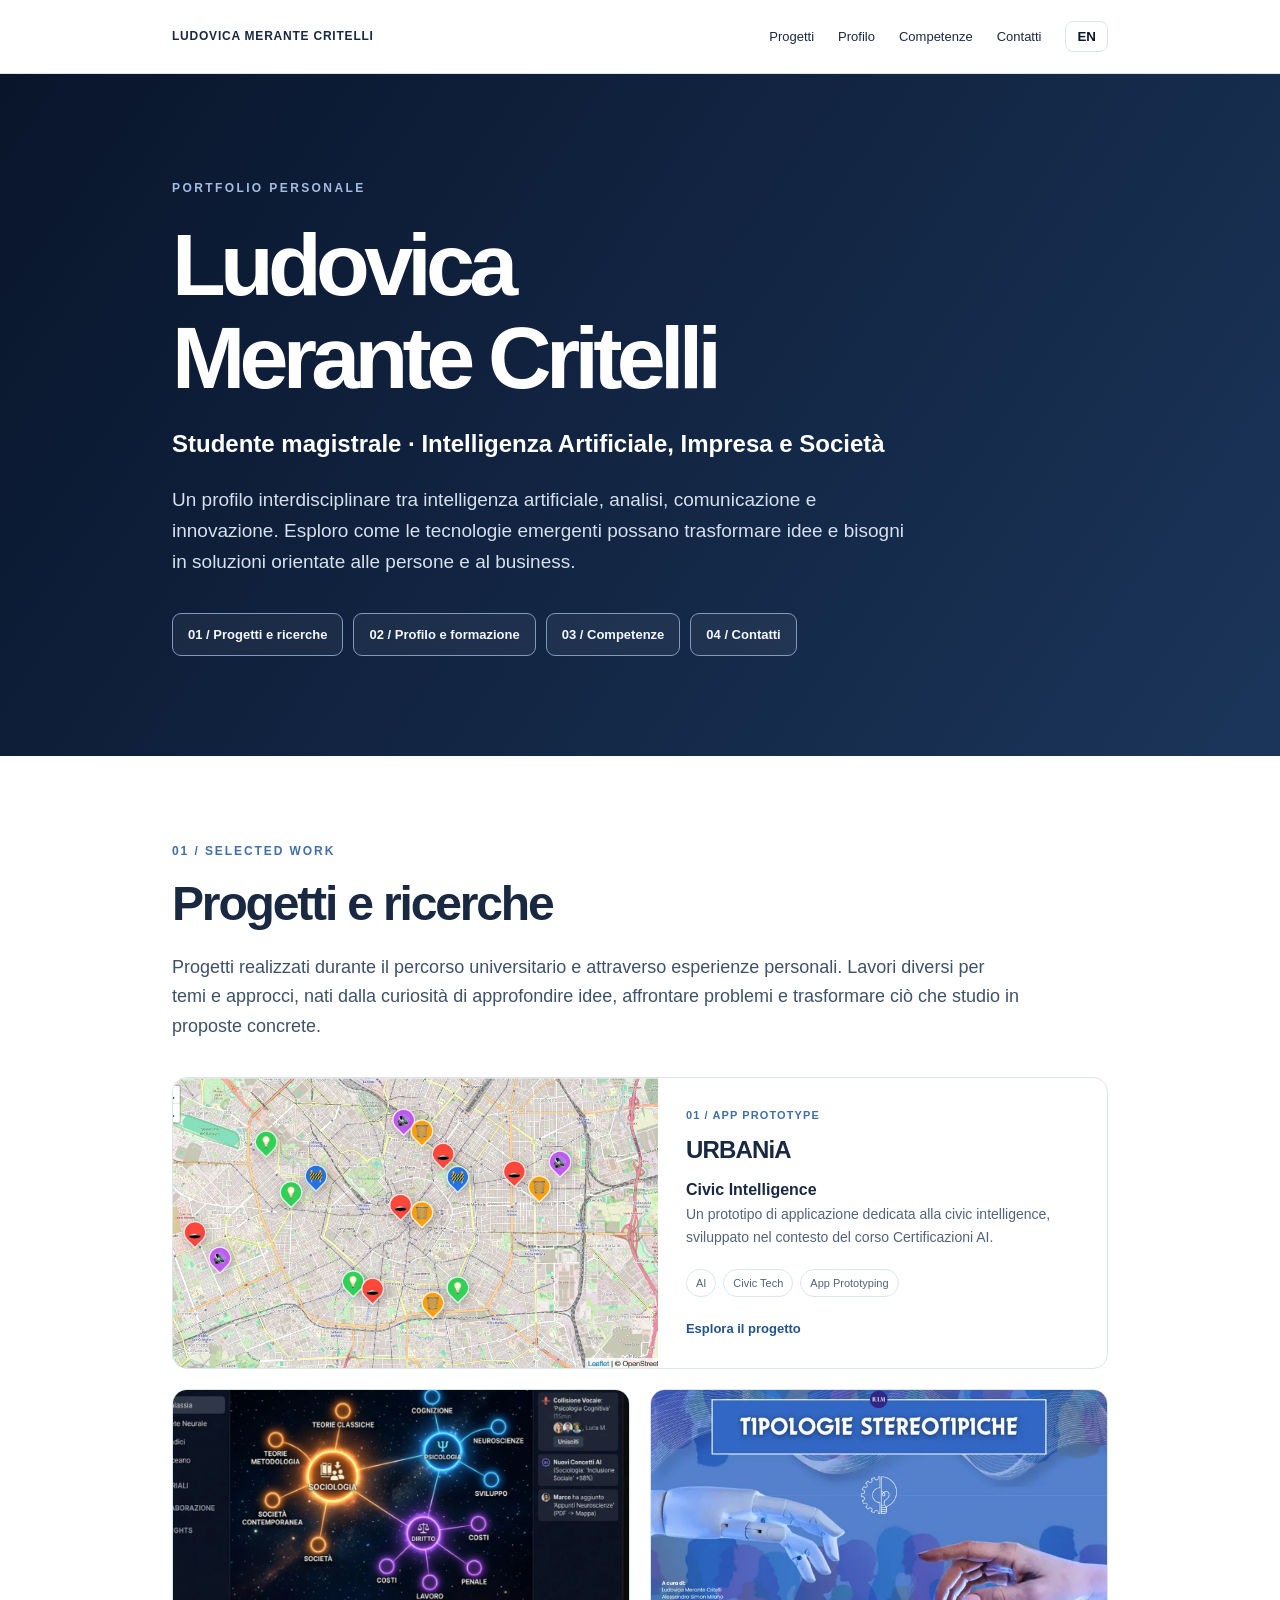
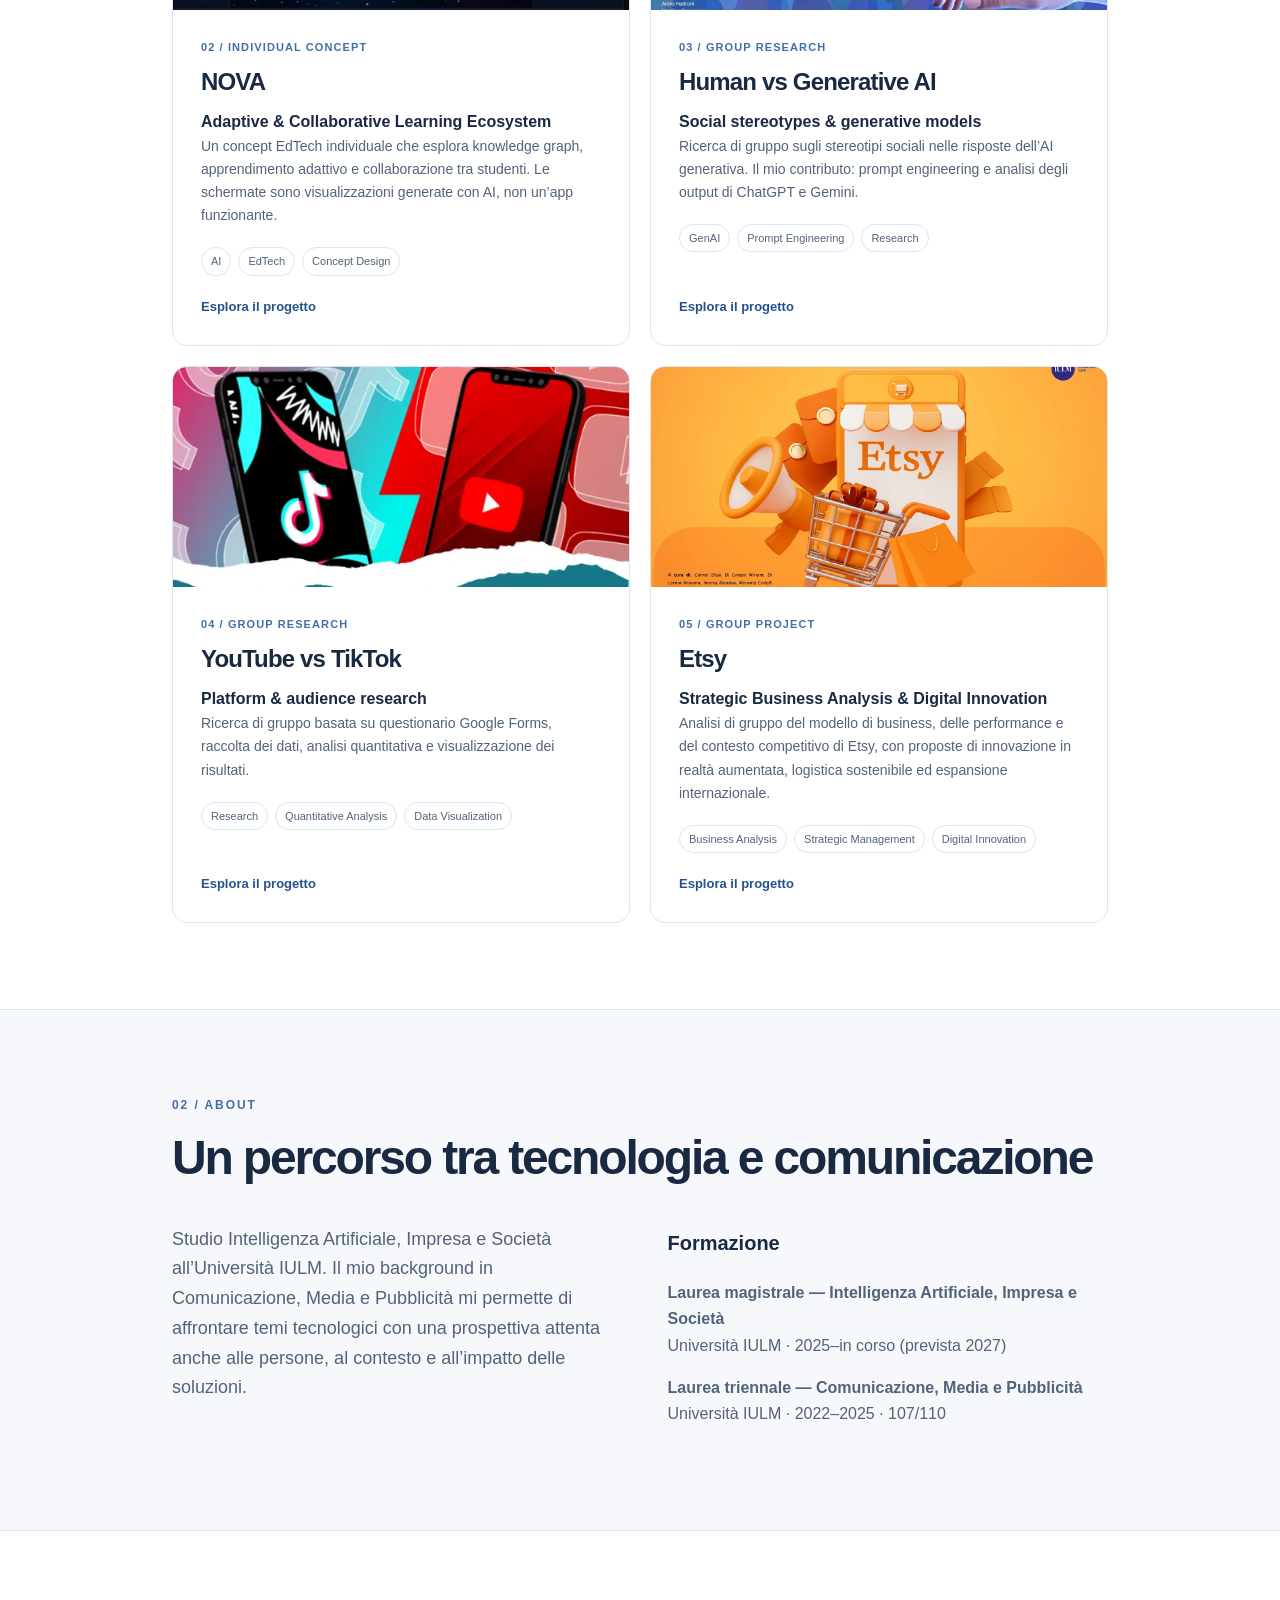
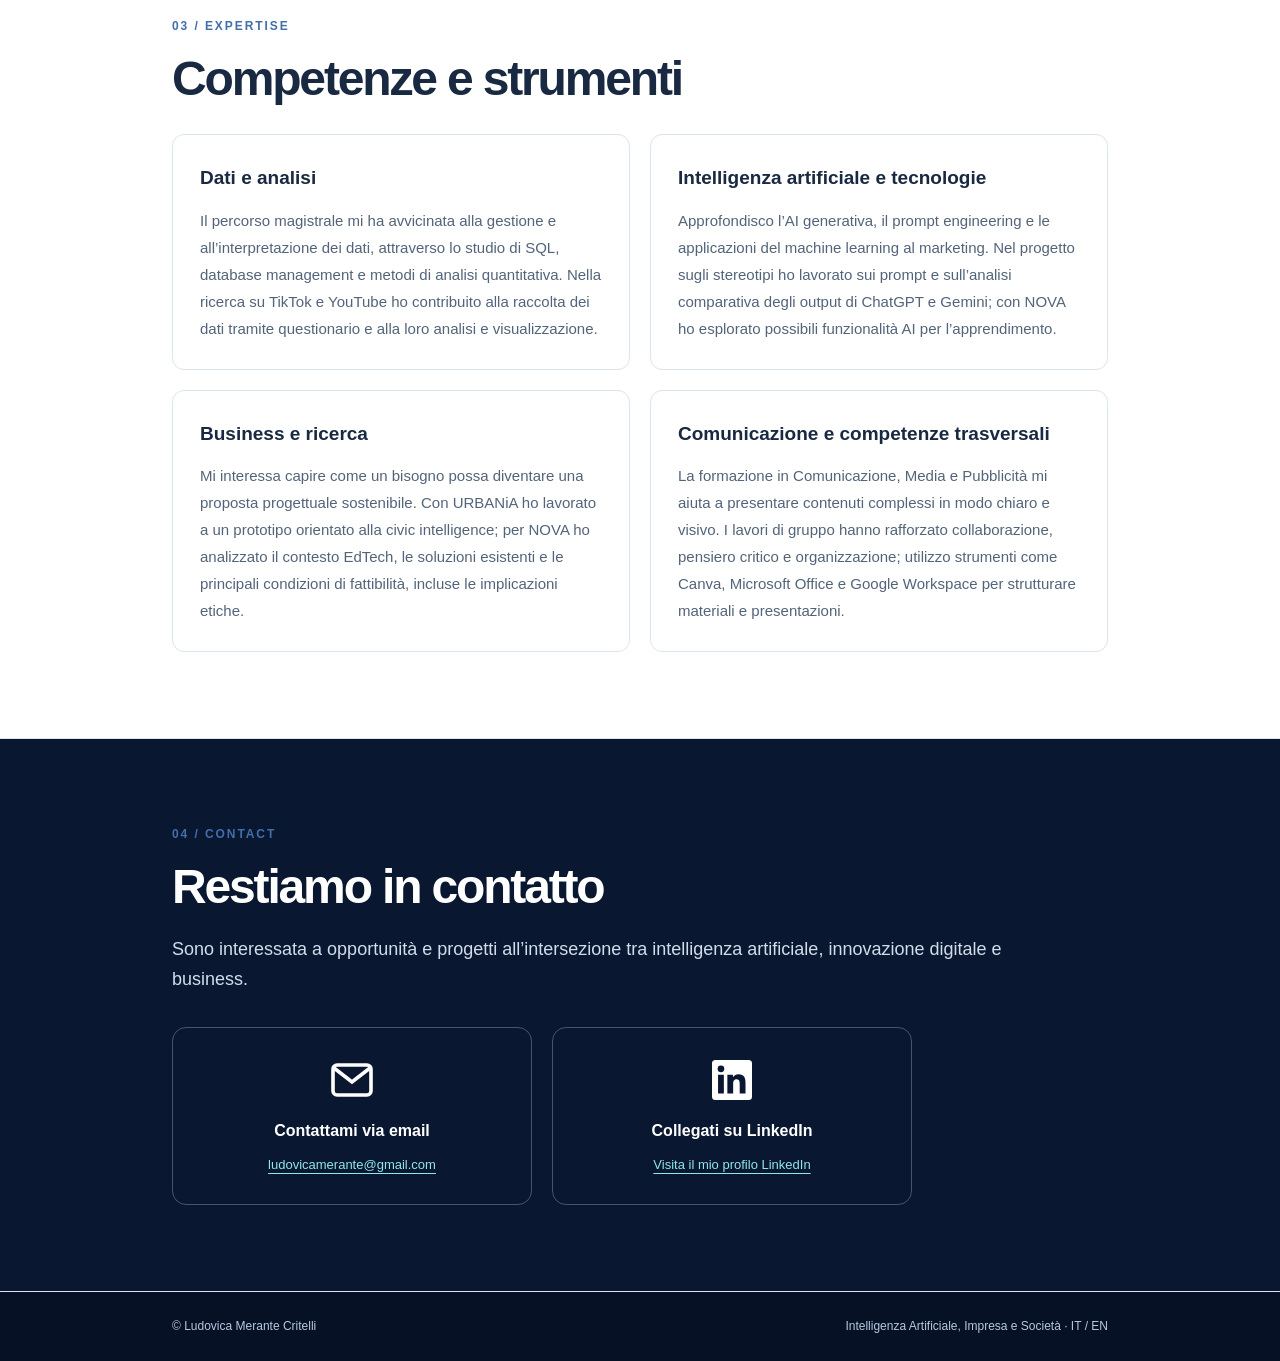
<file: index.html>
<!DOCTYPE html>

<html lang="it"><head><meta charset="utf-8"/><meta content="width=device-width,initial-scale=1" name="viewport"/><meta content="Portfolio personale di Ludovica Merante Critelli — Intelligenza Artificiale, Impresa e Società" name="description"/><title>Ludovica Merante Critelli — Portfolio</title><link href="style.css" rel="stylesheet"/></head><body><header><nav class="nav"><a class="brand" href="#top">LUDOVICA MERANTE CRITELLI</a><div class="links"><a data-en="Projects" data-it="Progetti" href="#projects">Progetti</a><a data-en="About" data-it="Profilo" href="#about">Profilo</a><a data-en="Skills" data-it="Competenze" href="#skills">Competenze</a><a data-en="Contact" data-it="Contatti" href="#contact">Contatti</a><button aria-label="Switch language" class="switch" id="language">EN</button></div></nav></header><main id="top"><section class="hero"><div class="wrap"><div class="kicker" data-en="PERSONAL PORTFOLIO" data-it="PORTFOLIO PERSONALE">PORTFOLIO PERSONALE</div><h1>Ludovica<br/>Merante Critelli</h1><h2 data-en="Master’s student · Artificial Intelligence, Business and Society" data-it="Studente magistrale · Intelligenza Artificiale, Impresa e Società">Studente magistrale · Intelligenza Artificiale, Impresa e Società</h2><p data-en="An interdisciplinary profile bridging artificial intelligence, analysis, communication and innovation. I explore how emerging technologies can translate ideas and needs into people- and business-oriented solutions." data-it="Un profilo interdisciplinare tra intelligenza artificiale, analisi, comunicazione e innovazione. Esploro come le tecnologie emergenti possano trasformare idee e bisogni in soluzioni orientate alle persone e al business.">Un profilo interdisciplinare tra intelligenza artificiale, analisi, comunicazione e innovazione. Esploro come le tecnologie emergenti possano trasformare idee e bisogni in soluzioni orientate alle persone e al business.</p><nav aria-label="Indice delle sezioni" class="section-index"><a data-en="01 / Projects and research" data-it="01 / Progetti e ricerche" href="#projects">01 / Progetti e ricerche</a><a data-en="02 / About and education" data-it="02 / Profilo e formazione" href="#about">02 / Profilo e formazione</a><a data-en="03 / Skills" data-it="03 / Competenze" href="#skills">03 / Competenze</a><a data-en="04 / Contact" data-it="04 / Contatti" href="#contact">04 / Contatti</a></nav></div></section><section class="section" id="projects"><div class="wrap"><div class="eyebrow">01 / Selected work</div><h2 data-en="Projects and research" data-it="Progetti e ricerche">Progetti e ricerche</h2><p class="lead" data-en="Projects developed throughout my university studies and personal experiences. Different in subject and approach, they reflect my curiosity to explore ideas, tackle challenges and turn what I learn into tangible proposals." data-it="Progetti realizzati durante il percorso universitario e attraverso esperienze personali. Lavori diversi per temi e approcci, nati dalla curiosità di approfondire idee, affrontare problemi e trasformare ciò che studio in proposte concrete.">Progetti realizzati durante il percorso universitario e attraverso esperienze personali. Lavori diversi per temi e approcci, nati dalla curiosità di approfondire idee, affrontare problemi e trasformare ciò che studio in proposte concrete.</p><div class="projectgrid"><article class="project visual"><div class="thumb"><img alt="Mappa del prototipo URBANiA con segnalazioni civiche su Milano" src="assets/urbania-map.webp"/></div><div class="projectcontent"><div class="meta">01 / APP PROTOTYPE</div><h3>URBANiA</h3><strong>Civic Intelligence</strong><p data-en="An application prototype focused on civic intelligence, developed as part of the AI Certifications course." data-it="Un prototipo di applicazione dedicata alla civic intelligence, sviluppato nel contesto del corso Certificazioni AI.">Un prototipo di applicazione dedicata alla civic intelligence, sviluppato nel contesto del corso Certificazioni AI.</p><div class="tags"><span class="tag">AI</span><span class="tag">Civic Tech</span><span class="tag">App Prototyping</span></div><a data-en="Explore project" data-it="Esplora il progetto" href="projects/urbania/index.html">Esplora il progetto</a></div></article><article class="project"><div class="thumb"><img alt="NOVA AI-generated concept visual" src="projects/nova/assets/hero.webp"/></div><div class="projectcontent"><div class="meta">02 / INDIVIDUAL CONCEPT</div><h3>NOVA</h3><strong>Adaptive &amp; Collaborative Learning Ecosystem</strong><p data-en="An individual EdTech concept exploring knowledge graphs, adaptive learning and student collaboration. The visuals are AI-generated concepts, not a functioning app." data-it="Un concept EdTech individuale che esplora knowledge graph, apprendimento adattivo e collaborazione tra studenti. Le schermate sono visualizzazioni generate con AI, non un’app funzionante.">Un concept EdTech individuale che esplora knowledge graph, apprendimento adattivo e collaborazione tra studenti. Le schermate sono visualizzazioni generate con AI, non un’app funzionante.</p><div class="tags"><span class="tag">AI</span><span class="tag">EdTech</span><span class="tag">Concept Design</span></div><a data-en="Explore project" data-it="Esplora il progetto" href="projects/nova/index.html">Esplora il progetto</a></div></article><article class="project"><div class="thumb"><img alt="Copertina del report Human vs AI" src="assets/stereotypes-cover.webp"/></div><div class="projectcontent"><div class="meta">03 / GROUP RESEARCH</div><h3>Human vs Generative AI</h3><strong>Social stereotypes &amp; generative models</strong><p data-en="Group research on social stereotypes in generative AI responses. My contribution: prompt engineering and analysis of ChatGPT and Gemini outputs." data-it="Ricerca di gruppo sugli stereotipi sociali nelle risposte dell’AI generativa. Il mio contributo: prompt engineering e analisi degli output di ChatGPT e Gemini.">Ricerca di gruppo sugli stereotipi sociali nelle risposte dell’AI generativa. Il mio contributo: prompt engineering e analisi degli output di ChatGPT e Gemini.</p><div class="tags"><span class="tag">GenAI</span><span class="tag">Prompt Engineering</span><span class="tag">Research</span></div><a data-en="Explore project" data-it="Esplora il progetto" href="projects/stereotypes/index.html">Esplora il progetto</a></div></article><article class="project"><div class="thumb"><img alt="Copertina del report TikTok vs YouTube" src="assets/tiktok-youtube-cover.webp"/></div><div class="projectcontent"><div class="meta">04 / GROUP RESEARCH</div><h3>YouTube vs TikTok</h3><strong>Platform &amp; audience research</strong><p data-en="Group research using a Google Forms questionnaire, data collection, quantitative analysis and results visualization." data-it="Ricerca di gruppo basata su questionario Google Forms, raccolta dei dati, analisi quantitativa e visualizzazione dei risultati.">Ricerca di gruppo basata su questionario Google Forms, raccolta dei dati, analisi quantitativa e visualizzazione dei risultati.</p><div class="tags"><span class="tag">Research</span><span class="tag">Quantitative Analysis</span><span class="tag">Data Visualization</span></div><a data-en="Explore project" data-it="Esplora il progetto" href="projects/tiktok-youtube/index.html">Esplora il progetto</a></div></article><article class="project"><div class="thumb"><img alt="Copertina originale della presentazione universitaria Etsy" src="assets/etsy-cover.webp"/></div><div class="projectcontent"><div class="meta">05 / GROUP PROJECT</div><h3>Etsy</h3><strong>Strategic Business Analysis &amp; Digital Innovation</strong><p data-en="Group analysis of Etsy’s business model, performance and competitive landscape, with innovation proposals in augmented reality, sustainable logistics and international expansion." data-it="Analisi di gruppo del modello di business, delle performance e del contesto competitivo di Etsy, con proposte di innovazione in realtà aumentata, logistica sostenibile ed espansione internazionale.">Analisi di gruppo del modello di business, delle performance e del contesto competitivo di Etsy, con proposte di innovazione in realtà aumentata, logistica sostenibile ed espansione internazionale.</p><div class="tags"><span class="tag">Business Analysis</span><span class="tag">Strategic Management</span><span class="tag">Digital Innovation</span></div><a data-en="Explore project" data-it="Esplora il progetto" href="projects/etsy/index.html">Esplora il progetto</a></div></article></div></div></section><section class="section alt" id="about"><div class="wrap"><div class="eyebrow">02 / About</div><h2 data-en="Connecting technology and communication" data-it="Un percorso tra tecnologia e comunicazione">Un percorso tra tecnologia e comunicazione</h2><div class="columns"><div><p class="lead" data-en="I am pursuing a master's degree in Artificial Intelligence, Business and Society at IULM University. My background in Communication, Media and Advertising helps me approach technology through the lens of people, context and impact." data-it="Studio Intelligenza Artificiale, Impresa e Società all’Università IULM. Il mio background in Comunicazione, Media e Pubblicità mi permette di affrontare temi tecnologici con una prospettiva attenta anche alle persone, al contesto e all’impatto delle soluzioni.">Studio Intelligenza Artificiale, Impresa e Società all’Università IULM. Il mio background in Comunicazione, Media e Pubblicità mi permette di affrontare temi tecnologici con una prospettiva attenta anche alle persone, al contesto e all’impatto delle soluzioni.</p></div><div><h3 data-en="Education" data-it="Formazione">Formazione</h3><p><strong data-en="Master's degree — Artificial Intelligence, Business and Society" data-it="Laurea magistrale — Intelligenza Artificiale, Impresa e Società">Laurea magistrale — Intelligenza Artificiale, Impresa e Società</strong><br/>Università IULM · 2025–<span data-en="present (expected 2027)" data-it="in corso (prevista 2027)">in corso (prevista 2027)</span></p><p><strong data-en="Bachelor's degree — Communication, Media and Advertising" data-it="Laurea triennale — Comunicazione, Media e Pubblicità">Laurea triennale — Comunicazione, Media e Pubblicità</strong><br/>Università IULM · 2022–2025 · 107/110</p></div></div></div></section><section class="section" id="skills"><div class="wrap"><div class="eyebrow">03 / Expertise</div><h2 data-en="Skills and tools" data-it="Competenze e strumenti">Competenze e strumenti</h2><div class="skillgrid narrative-skills">
<div class="skill"><h3 data-en="Data &amp; analysis" data-it="Dati e analisi">Dati e analisi</h3><p data-en="My master's studies introduced me to data management and interpretation through SQL, database management and quantitative analysis methods. In the TikTok and YouTube research project, I contributed to questionnaire-based data collection, analysis and visualization." data-it="Il percorso magistrale mi ha avvicinata alla gestione e all’interpretazione dei dati, attraverso lo studio di SQL, database management e metodi di analisi quantitativa. Nella ricerca su TikTok e YouTube ho contribuito alla raccolta dei dati tramite questionario e alla loro analisi e visualizzazione.">Il percorso magistrale mi ha avvicinata alla gestione e all’interpretazione dei dati, attraverso lo studio di SQL, database management e metodi di analisi quantitativa. Nella ricerca su TikTok e YouTube ho contribuito alla raccolta dei dati tramite questionario e alla loro analisi e visualizzazione.</p></div>
<div class="skill"><h3 data-en="Artificial intelligence &amp; technology" data-it="Intelligenza artificiale e tecnologie">Intelligenza artificiale e tecnologie</h3><p data-en="I study generative AI, prompt engineering and machine learning applications in marketing. In the stereotypes research project, I worked on prompts and comparative analysis of ChatGPT and Gemini outputs; with NOVA, I explored potential AI features for learning." data-it="Approfondisco l’AI generativa, il prompt engineering e le applicazioni del machine learning al marketing. Nel progetto sugli stereotipi ho lavorato sui prompt e sull’analisi comparativa degli output di ChatGPT e Gemini; con NOVA ho esplorato possibili funzionalità AI per l’apprendimento.">Approfondisco l’AI generativa, il prompt engineering e le applicazioni del machine learning al marketing. Nel progetto sugli stereotipi ho lavorato sui prompt e sull’analisi comparativa degli output di ChatGPT e Gemini; con NOVA ho esplorato possibili funzionalità AI per l’apprendimento.</p></div>
<div class="skill"><h3 data-en="Business &amp; research" data-it="Business e ricerca">Business e ricerca</h3><p data-en="I am interested in how a need can become a viable project proposal. With URBANiA, I worked on a civic intelligence prototype; for NOVA, I analyzed the EdTech landscape, existing solutions and preliminary feasibility considerations, including ethical implications." data-it="Mi interessa capire come un bisogno possa diventare una proposta progettuale sostenibile. Con URBANiA ho lavorato a un prototipo orientato alla civic intelligence; per NOVA ho analizzato il contesto EdTech, le soluzioni esistenti e le principali condizioni di fattibilità, incluse le implicazioni etiche.">Mi interessa capire come un bisogno possa diventare una proposta progettuale sostenibile. Con URBANiA ho lavorato a un prototipo orientato alla civic intelligence; per NOVA ho analizzato il contesto EdTech, le soluzioni esistenti e le principali condizioni di fattibilità, incluse le implicazioni etiche.</p></div>
<div class="skill"><h3 data-en="Communication &amp; transferable skills" data-it="Comunicazione e competenze trasversali">Comunicazione e competenze trasversali</h3><p data-en="My background in Communication, Media and Advertising helps me explain complex topics clearly and visually. Group projects strengthened my collaboration, critical thinking and organization; I use tools such as Canva, Microsoft Office and Google Workspace to structure materials and presentations." data-it="La formazione in Comunicazione, Media e Pubblicità mi aiuta a presentare contenuti complessi in modo chiaro e visivo. I lavori di gruppo hanno rafforzato collaborazione, pensiero critico e organizzazione; utilizzo strumenti come Canva, Microsoft Office e Google Workspace per strutturare materiali e presentazioni.">La formazione in Comunicazione, Media e Pubblicità mi aiuta a presentare contenuti complessi in modo chiaro e visivo. I lavori di gruppo hanno rafforzato collaborazione, pensiero critico e organizzazione; utilizzo strumenti come Canva, Microsoft Office e Google Workspace per strutturare materiali e presentazioni.</p></div>
</div></div></section><section class="section contact" id="contact"><div class="wrap"><div class="eyebrow">04 / Contact</div><h2 data-en="Let's connect" data-it="Restiamo in contatto">Restiamo in contatto</h2><p class="lead" data-en="I am interested in opportunities and projects at the intersection of artificial intelligence, digital innovation and business." data-it="Sono interessata a opportunità e progetti all’intersezione tra intelligenza artificiale, innovazione digitale e business.">Sono interessata a opportunità e progetti all’intersezione tra intelligenza artificiale, innovazione digitale e business.</p><div class="contact-grid"><div class="contact-option"><svg aria-hidden="true" fill="none" stroke="currentColor" stroke-width="1.8" viewbox="0 0 24 24"><rect height="15" rx="2" width="19" x="2.5" y="4.5"></rect><path d="m3 6 9 7 9-7"></path></svg><strong data-en="Contact me by email" data-it="Contattami via email">Contattami via email</strong><a class="contact-placeholder" data-en="ludovicamerante@gmail.com" data-it="ludovicamerante@gmail.com" href="mailto:ludovicamerante@gmail.com">ludovicamerante@gmail.com</a></div><div class="contact-option"><svg aria-hidden="true" fill="currentColor" viewbox="0 0 24 24"><path d="M20.45 2H3.55C2.69 2 2 2.68 2 3.52v16.96c0 .84.69 1.52 1.55 1.52h16.9c.86 0 1.55-.68 1.55-1.52V3.52c0-.84-.69-1.52-1.55-1.52ZM7.93 18.75H5.03V9.35h2.9v9.4ZM6.48 8.07a1.68 1.68 0 1 1 0-3.36 1.68 1.68 0 0 1 0 3.36Zm12.27 10.68h-2.9v-4.57c0-1.09-.02-2.5-1.52-2.5-1.52 0-1.75 1.19-1.75 2.42v4.65h-2.9v-9.4h2.78v1.28h.04c.39-.73 1.34-1.51 2.75-1.51 2.94 0 3.5 1.93 3.5 4.44v5.19Z"></path></svg><strong data-en="Connect on LinkedIn" data-it="Collegati su LinkedIn">Collegati su LinkedIn</strong><a class="contact-placeholder" data-en="Visit my LinkedIn profile" data-it="Visita il mio profilo LinkedIn" href="https://www.linkedin.com/in/ludovica-merantec" rel="noopener noreferrer" target="_blank">Visita il mio profilo LinkedIn</a></div></div></div></section></main><footer><div class="wrap foot"><span>© Ludovica Merante Critelli</span><span>Intelligenza Artificiale, Impresa e Società · IT / EN</span></div></footer><script>const btn=document.getElementById('language');let lang='it';btn.addEventListener('click',()=>{lang=lang==='it'?'en':'it';document.documentElement.lang=lang;document.querySelectorAll('[data-it][data-en]').forEach(e=>e.textContent=e.getAttribute('data-'+lang));btn.textContent=lang==='it'?'EN':'IT';});</script></body></html>
</file>
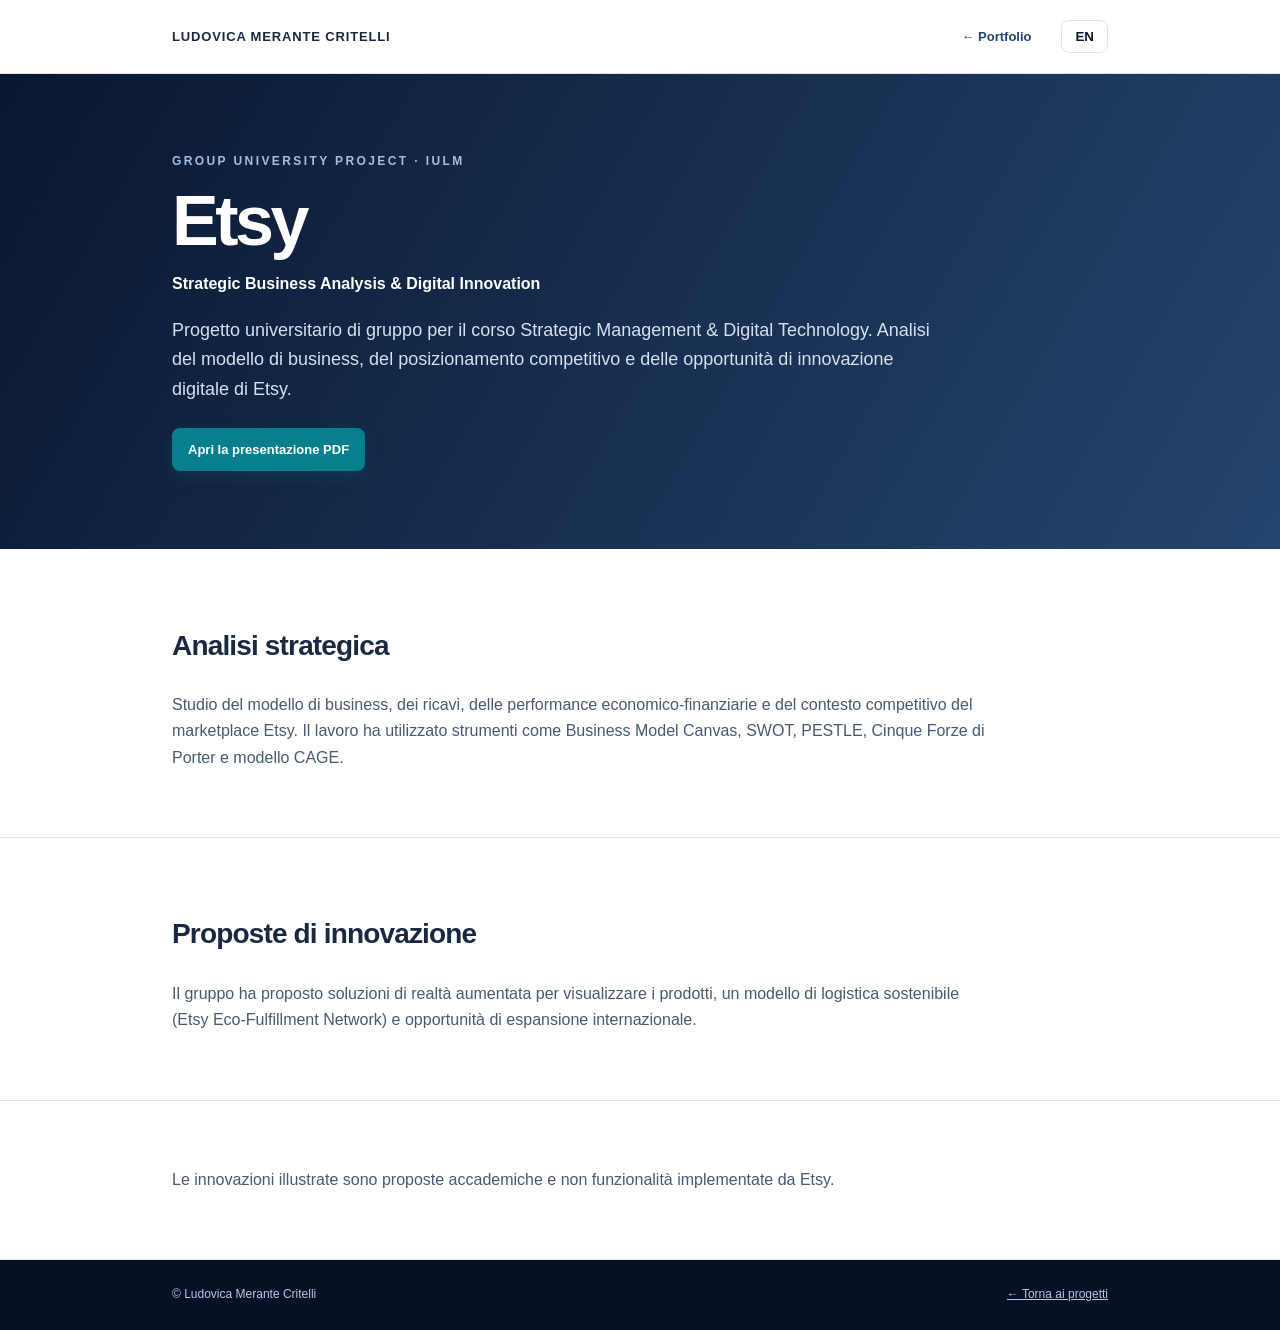
<file: projects/etsy/index.html>
<!DOCTYPE html>

<html lang="it">
<head>
<meta charset="utf-8"/>
<meta content="width=device-width,initial-scale=1" name="viewport"/>
<title>
   Etsy — Ludovica Merante Critelli
  </title>
<link href="../../style.css" rel="stylesheet"/>
</head>
<body>
<header>
<div class="nav case-nav">
<a class="brand" href="../../index.html#projects">
     LUDOVICA MERANTE CRITELLI
    </a>
<a class="back-to-portfolio" data-en="← Portfolio" data-it="← Portfolio" href="../../index.html#projects">
     ← Portfolio
    </a>
<button aria-label="Switch language" class="lang-toggle" id="language">
     EN
    </button>
</div>
</header>
<main>
<section class="case-hero">
<div class="wrap">
<div class="kicker">
      GROUP UNIVERSITY PROJECT · IULM
     </div>
<h1>
      Etsy
     </h1>
<strong>
      Strategic Business Analysis &amp; Digital Innovation
     </strong>
<p data-en="Group university project for the Strategic Management &amp; Digital Technology course. Analysis of Etsy’s business model, competitive positioning and digital innovation opportunities." data-it="Progetto universitario di gruppo per il corso Strategic Management &amp; Digital Technology. Analisi del modello di business, del posizionamento competitivo e delle opportunità di innovazione digitale di Etsy.">
      Progetto universitario di gruppo per il corso Strategic Management &amp; Digital Technology. Analisi del modello di business, del posizionamento competitivo e delle opportunità di innovazione digitale di Etsy.
     </p>
<div class="case-actions">
<a class="report-primary" data-en="Open PDF presentation" data-it="Apri la presentazione PDF" href="../../documents/etsy-presentation.pdf" rel="noopener noreferrer" target="_blank">
       Apri la presentazione PDF
      </a>
</div>
</div>
</section>
<section class="case-section">
<div class="wrap">
<h2 data-en="Strategic analysis" data-it="Analisi strategica">
      Analisi strategica
     </h2>
<p data-en="Study of Etsy’s business model, revenue streams, financial performance and competitive landscape. The analysis used frameworks including Business Model Canvas, SWOT, PESTLE, Porter’s Five Forces and the CAGE framework." data-it="Studio del modello di business, dei ricavi, delle performance economico-finanziarie e del contesto competitivo del marketplace Etsy. Il lavoro ha utilizzato strumenti come Business Model Canvas, SWOT, PESTLE, Cinque Forze di Porter e modello CAGE.">
      Studio del modello di business, dei ricavi, delle performance economico-finanziarie e del contesto competitivo del marketplace Etsy. Il lavoro ha utilizzato strumenti come Business Model Canvas, SWOT, PESTLE, Cinque Forze di Porter e modello CAGE.
     </p>
</div>
</section>
<section class="case-section">
<div class="wrap">
<h2 data-en="Innovation proposals" data-it="Proposte di innovazione">
      Proposte di innovazione
     </h2>
<p data-en="The group proposed augmented-reality product visualization, a sustainable logistics model (Etsy Eco-Fulfillment Network), and international expansion opportunities." data-it="Il gruppo ha proposto soluzioni di realtà aumentata per visualizzare i prodotti, un modello di logistica sostenibile (Etsy Eco-Fulfillment Network) e opportunità di espansione internazionale.">
      Il gruppo ha proposto soluzioni di realtà aumentata per visualizzare i prodotti, un modello di logistica sostenibile (Etsy Eco-Fulfillment Network) e opportunità di espansione internazionale.
     </p>
</div>
</section>
<section class="case-section">
<div class="wrap">



<p data-en="The innovations described are academic proposals, not features implemented by Etsy." data-it="Le innovazioni illustrate sono proposte accademiche e non funzionalità implementate da Etsy.">
      Le innovazioni illustrate sono proposte accademiche e non funzionalità implementate da Etsy.
     </p>
</div>
</section>
</main>
<footer>
<div class="wrap foot">
<span>
     © Ludovica Merante Critelli
    </span>
<a data-en="← Back to projects" data-it="← Torna ai progetti" href="../../index.html#projects">
     ← Torna ai progetti
    </a>
</div>
</footer>
<script>
   let lang='it';document.getElementById('language').onclick=()=>{lang=lang==='it'?'en':'it';document.documentElement.lang=lang;document.querySelectorAll('[data-it][data-en]').forEach(e=>e.textContent=e.getAttribute('data-'+lang));document.getElementById('language').textContent=lang==='it'?'EN':'IT';};
  </script>
</body>
</html>
</file>
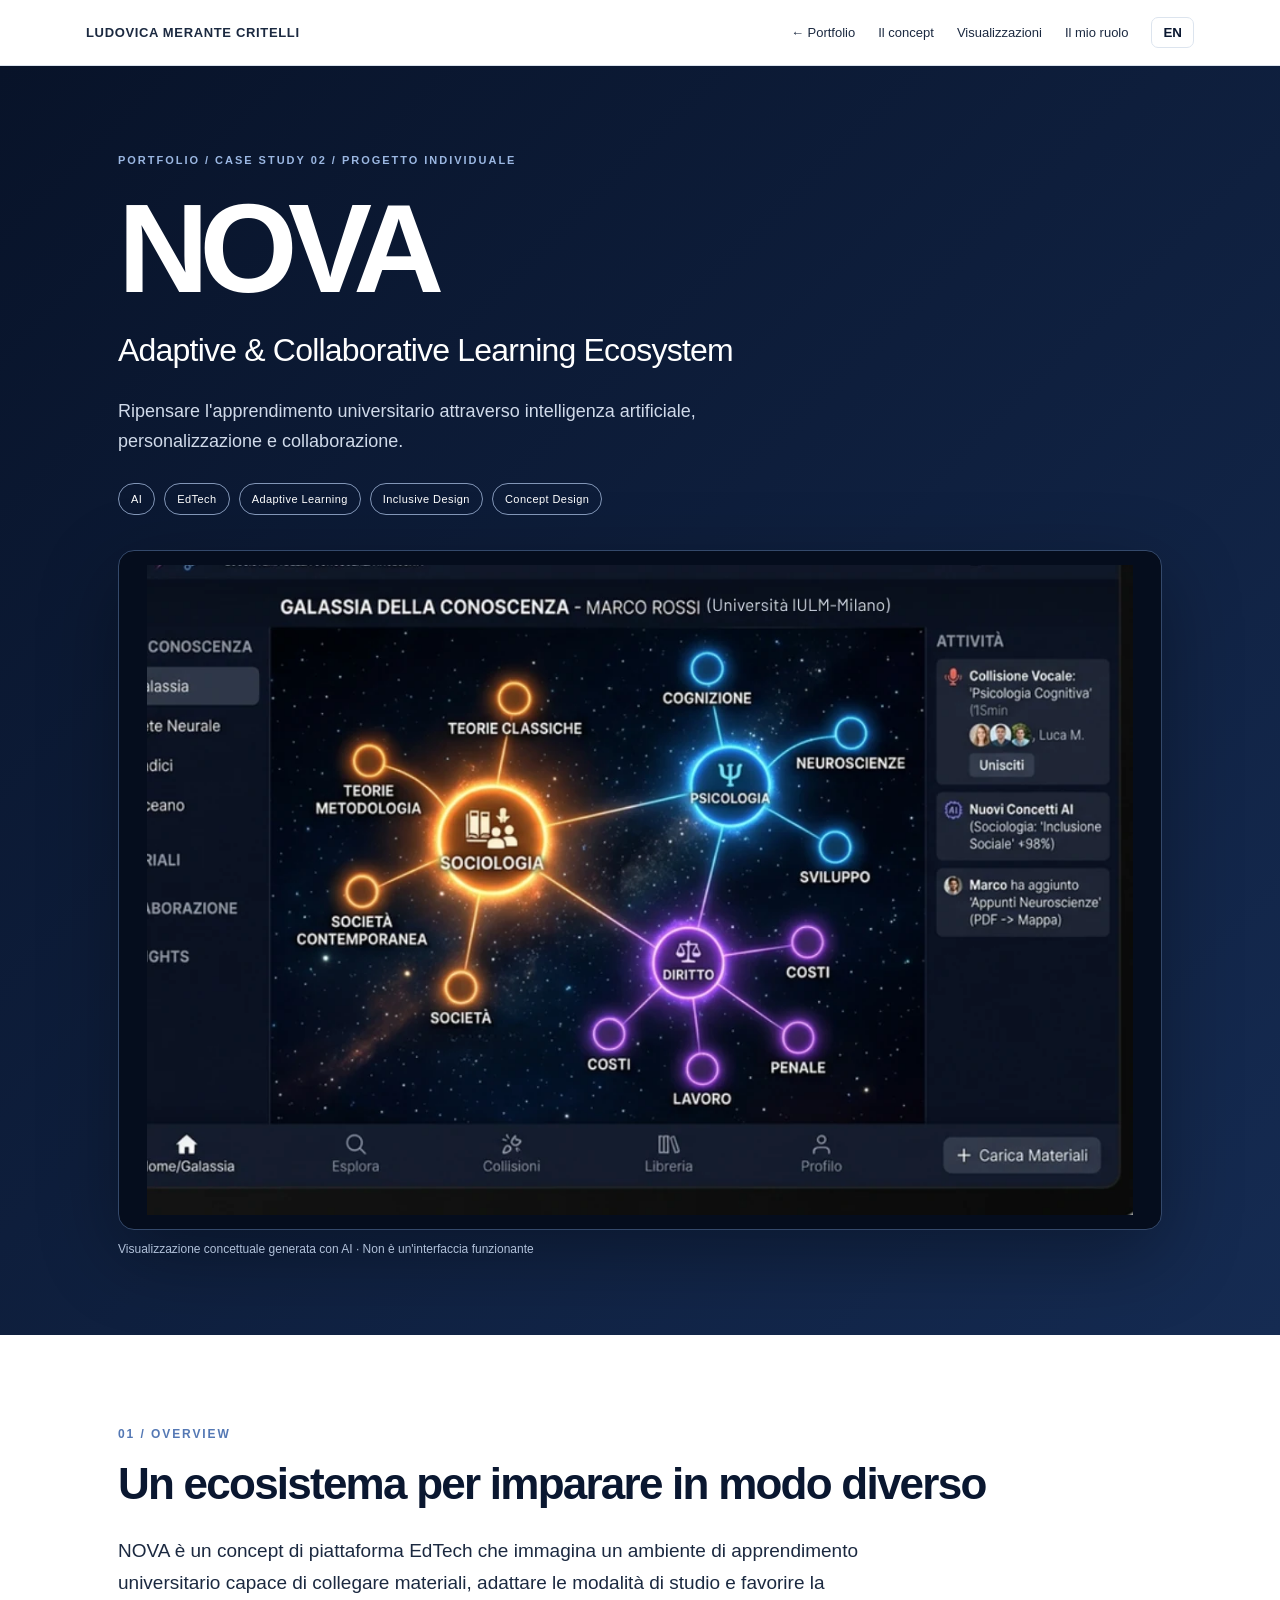
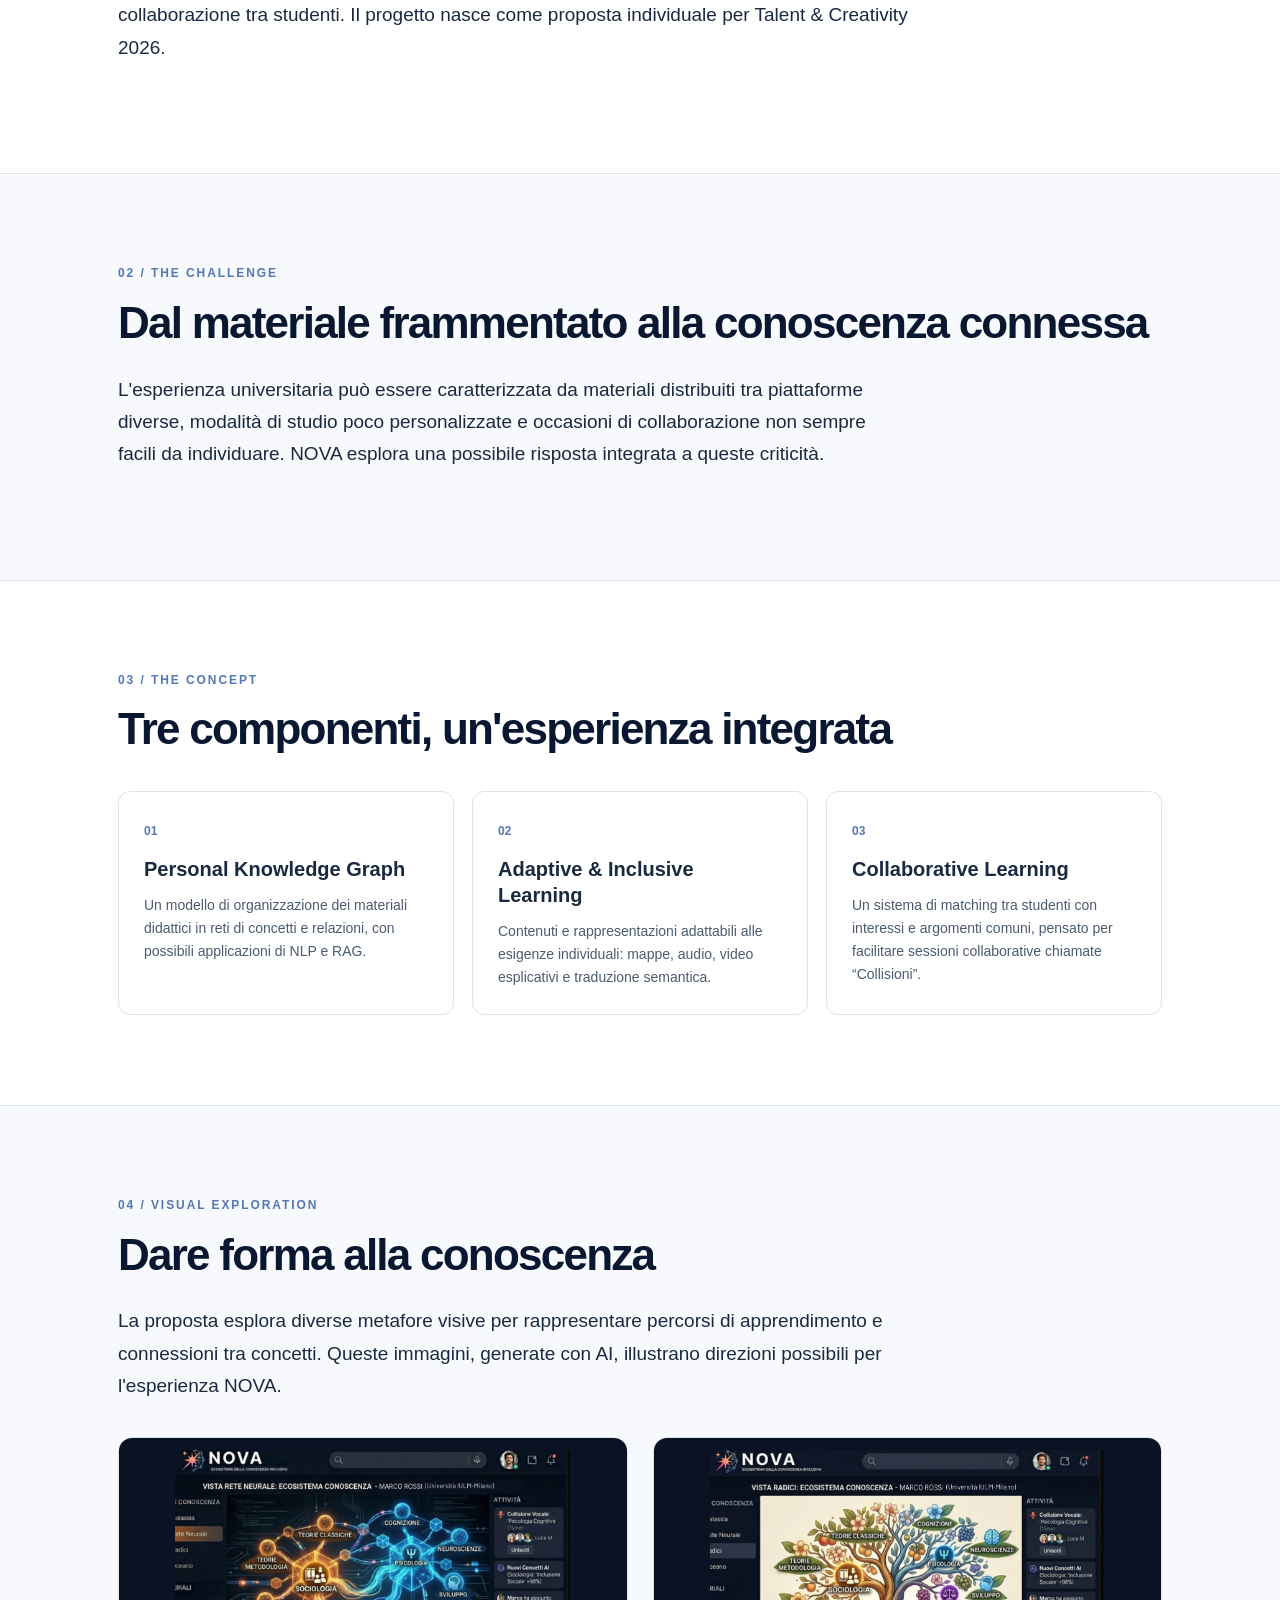
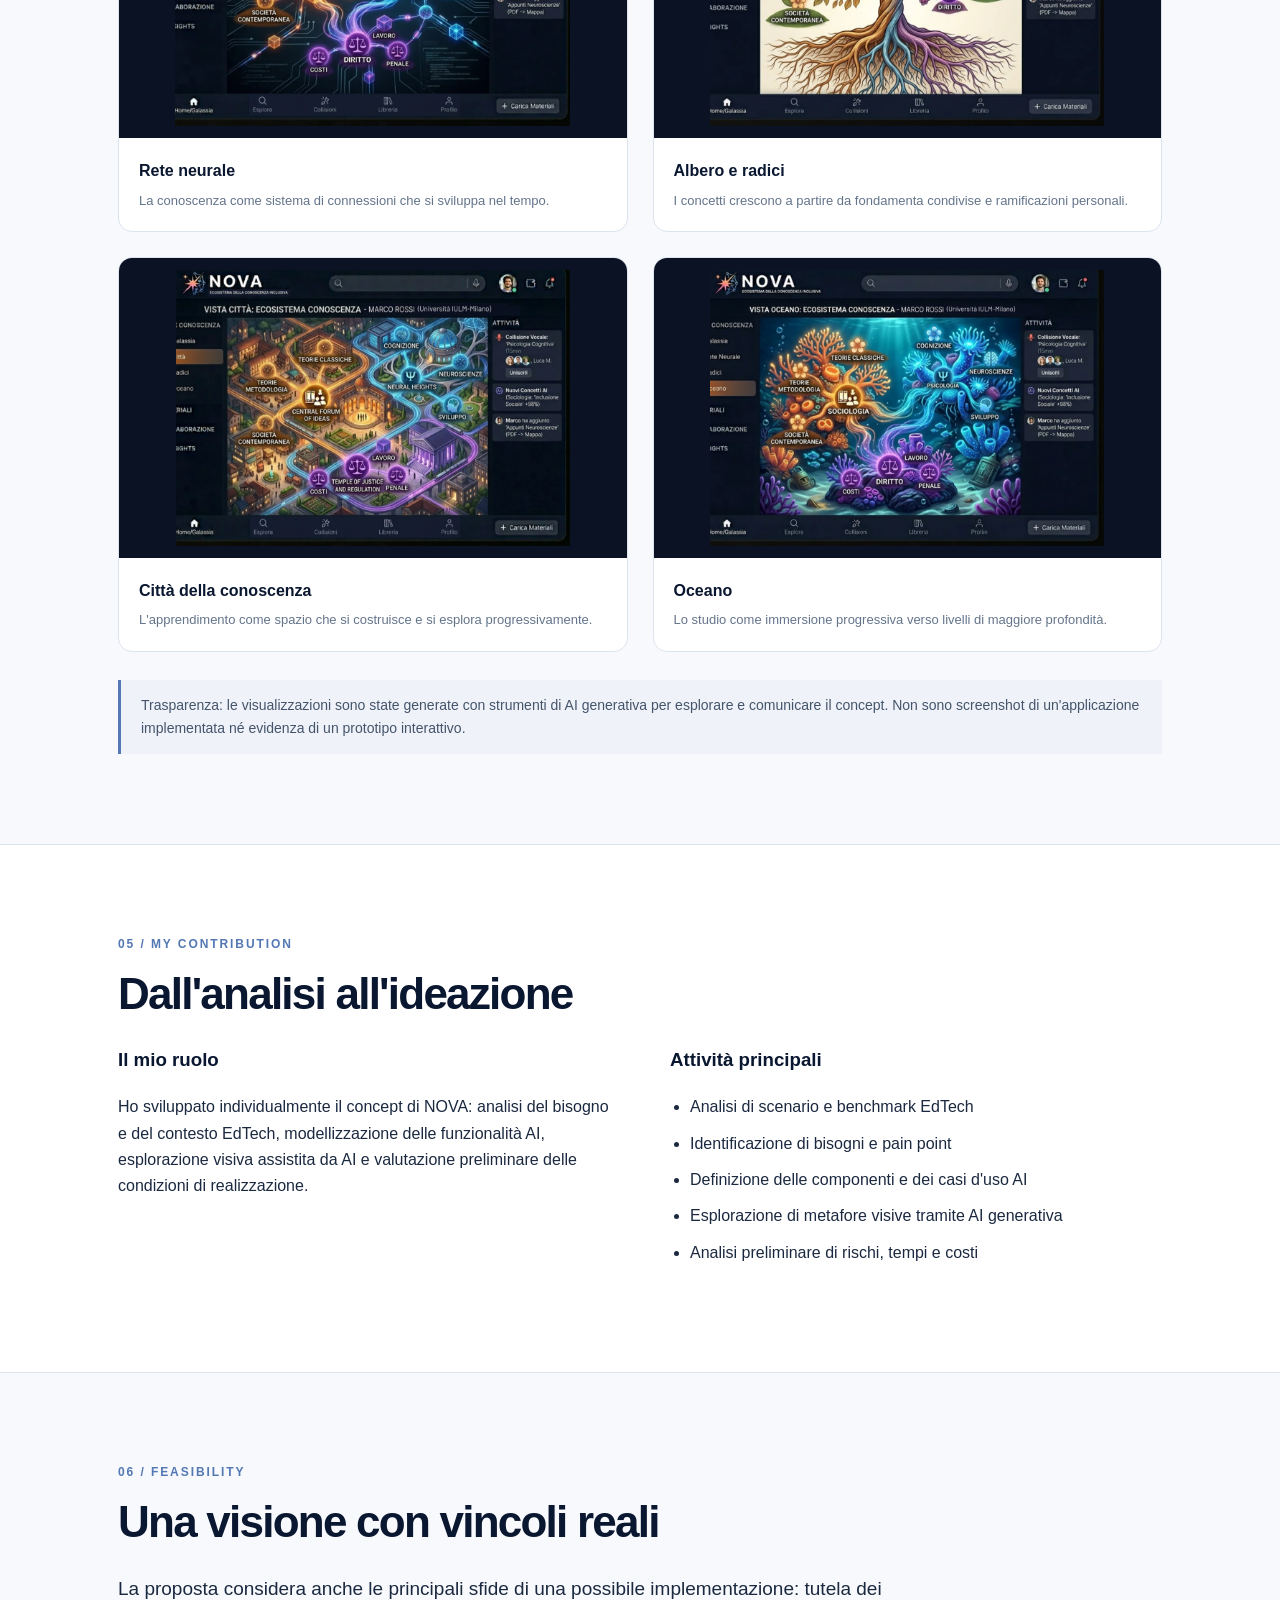
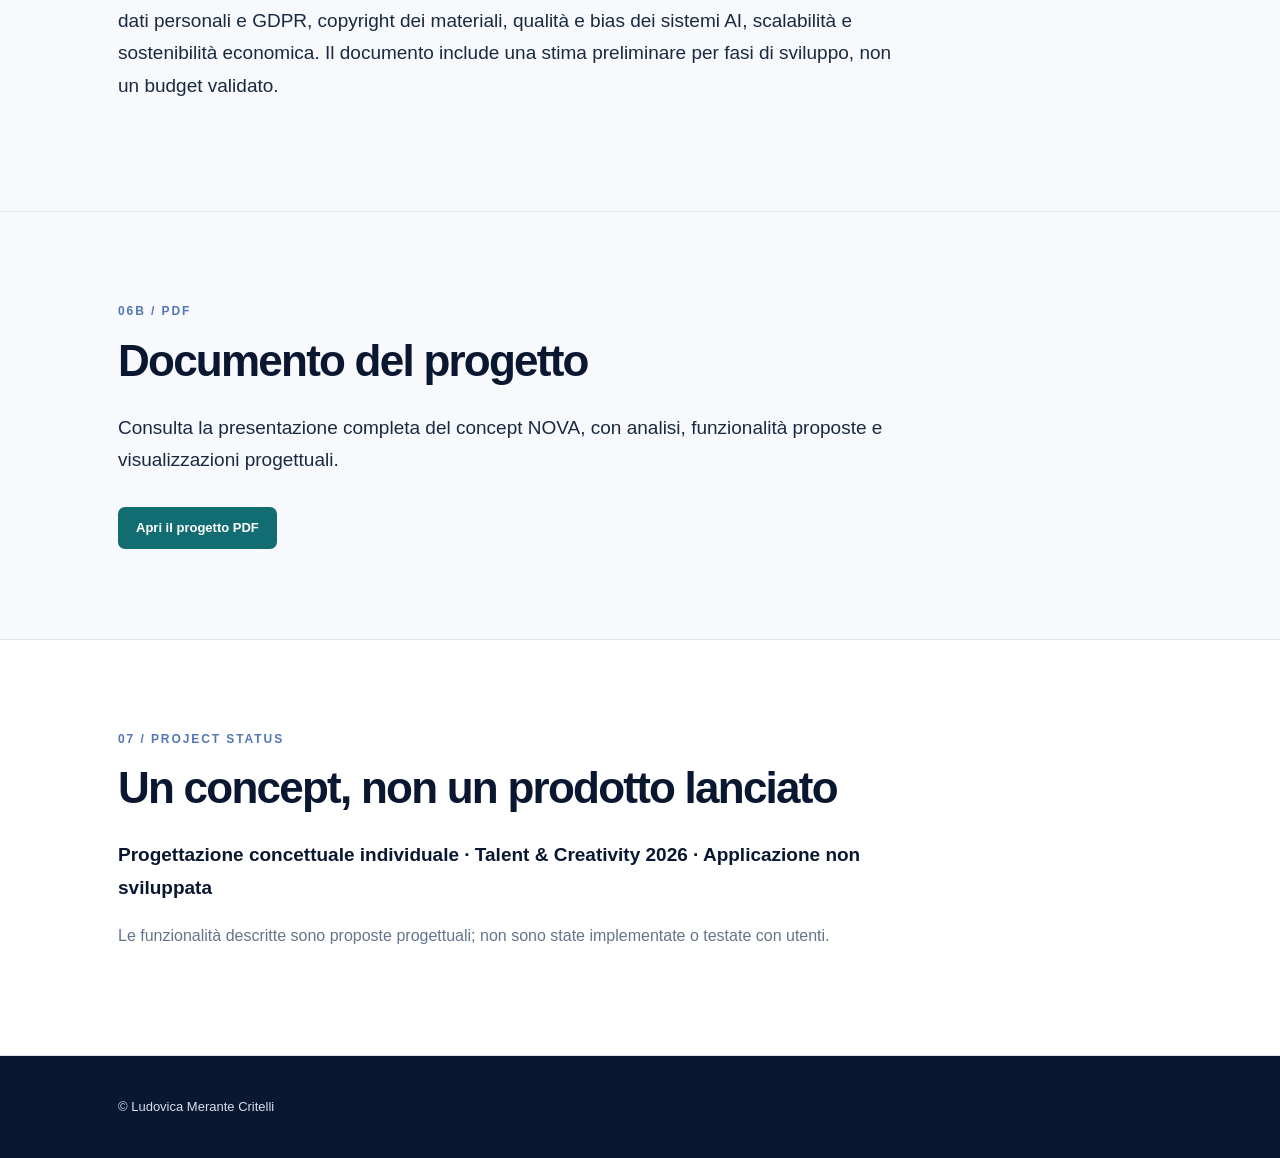
<file: projects/nova/index.html>
<!doctype html><html lang="it"><head><meta charset="utf-8"><meta name="viewport" content="width=device-width, initial-scale=1"><meta name="description" content="NOVA — Adaptive & Collaborative Learning Ecosystem. Concept case study by Ludovica Merante Critelli."><title>NOVA — Case Study | Ludovica Merante Critelli</title><style>
:root{--navy:#0a1730;--ink:#1b2940;--muted:#64748b;--line:#dce4ee;--paper:#f7f9fc;--accent:#5478b4}*{box-sizing:border-box}html{scroll-behavior:smooth}body{margin:0;font:16px/1.65 Inter,Arial,sans-serif;color:var(--ink);background:#fff}a{color:inherit}header{position:sticky;top:0;z-index:5;background:#ffffffed;backdrop-filter:blur(14px);border-bottom:1px solid var(--line)}.nav{max-width:1160px;margin:auto;display:flex;align-items:center;justify-content:space-between;padding:17px 26px;gap:16px}.brand{font-size:13px;font-weight:750;letter-spacing:.05em;text-decoration:none}.navright{display:flex;align-items:center;gap:23px}.navright a{font-size:13px;text-decoration:none}.lang{border:1px solid var(--line);background:#fff;padding:7px 11px;border-radius:7px;cursor:pointer;font-weight:700;color:var(--navy)}main{overflow:hidden}.wrap{max-width:1100px;margin:auto;padding:0 28px}.hero{background:linear-gradient(135deg,#081329,#152b52);color:white;padding:85px 0 75px}.eyebrow{font-size:11px;font-weight:750;letter-spacing:.18em;text-transform:uppercase;color:#9bb7e2}.hero h1{font-size:clamp(64px,10vw,126px);line-height:1;margin:17px 0 12px;letter-spacing:-.075em}.hero h2{font-size:clamp(20px,3vw,32px);font-weight:450;margin:0 0 20px;letter-spacing:-.025em}.hero p{max-width:680px;color:#d0daea;font-size:18px}.tags{display:flex;flex-wrap:wrap;gap:9px;margin:27px 0 35px}.tag{font-size:11px;letter-spacing:.04em;border:1px solid #8296b7;padding:6px 12px;border-radius:30px}.heroimage{background:#050d1d;border:1px solid #34496b;border-radius:16px;padding:14px;box-shadow:0 25px 80px #0005}.heroimage img{width:100%;display:block;border-radius:8px;max-height:650px;object-fit:contain}.credit{font-size:12px;color:#b1c1da;margin-top:10px}.section{padding:90px 0;border-bottom:1px solid var(--line)}.section.alt{background:var(--paper)}.sectionhead{font-size:12px;letter-spacing:.16em;text-transform:uppercase;color:var(--accent);font-weight:800}.section h2{font-size:clamp(28px,4vw,44px);line-height:1.2;letter-spacing:-.04em;margin:13px 0 24px;color:var(--navy)}.lead{font-size:19px;max-width:790px;line-height:1.7}.grid{display:grid;grid-template-columns:repeat(3,1fr);gap:18px;margin-top:35px}.panel{border:1px solid var(--line);background:white;border-radius:12px;padding:25px}.panel .num{color:var(--accent);font-size:12px;font-weight:800}.panel h3{font-size:20px;line-height:1.3;margin:12px 0}.panel p{font-size:14px;color:#4c5b6f;margin:0}.gallery{display:grid;grid-template-columns:1fr 1fr;gap:25px;margin-top:35px}.visual{margin:0;border:1px solid var(--line);background:#fff;border-radius:14px;overflow:hidden}.visual img{display:block;width:100%;height:300px;object-fit:contain;background:#0a1224;padding:12px}.visual figcaption{padding:20px}.visual strong{display:block;color:var(--navy)}.visual span{display:block;font-size:13px;color:var(--muted);margin-top:5px}.note{border-left:3px solid var(--accent);padding:14px 20px;background:#eff3f9;color:#45546b;font-size:14px;margin-top:28px}.split{display:grid;grid-template-columns:1fr 1fr;gap:60px}.split h3{margin-top:0;color:var(--navy)}ul{padding-left:20px}li{margin-bottom:10px}.status{font-weight:750;color:var(--navy)}footer{padding:40px 0;background:var(--navy);color:#d4dfef;font-size:13px}footer a{color:#fff}.btn{display:inline-block;background:white;color:var(--navy);padding:10px 18px;border-radius:7px;text-decoration:none;font-weight:700;font-size:13px;margin-top:12px}.muted{color:var(--muted)}@media(max-width:750px){.hero{padding:55px 0}.section{padding:60px 0}.grid,.gallery,.split{grid-template-columns:1fr}.navright{gap:10px}.navright a{display:none}.visual img{height:auto;max-height:320px}.heroimage{padding:7px}}
</style></head><body><header><nav class="nav"><a class="brand" href="../../index.html">LUDOVICA MERANTE CRITELLI</a><div class="navright"><a href="../../index.html" data-it="← Portfolio" data-en="← Portfolio">← Portfolio</a><a href="#concept" data-it="Il concept" data-en="The concept">Il concept</a><a href="#visuals" data-it="Visualizzazioni" data-en="Visuals">Visualizzazioni</a><a href="#role" data-it="Il mio ruolo" data-en="My role">Il mio ruolo</a><button class="lang" id="language" aria-label="Switch language">EN</button></div></nav></header><main id="top"><section class="hero"><div class="wrap"><div class="eyebrow" data-it="Portfolio / Case study 02 / Progetto individuale" data-en="Portfolio / Case study 02 / Individual project">Portfolio / Case study 02 / Progetto individuale</div><h1>NOVA</h1><h2>Adaptive &amp; Collaborative Learning Ecosystem</h2><p data-it="Ripensare l'apprendimento universitario attraverso intelligenza artificiale, personalizzazione e collaborazione." data-en="Reimagining university learning through artificial intelligence, personalization and collaboration.">Ripensare l'apprendimento universitario attraverso intelligenza artificiale, personalizzazione e collaborazione.</p><div class="tags"><span class="tag">AI</span><span class="tag">EdTech</span><span class="tag">Adaptive Learning</span><span class="tag">Inclusive Design</span><span class="tag">Concept Design</span></div><div class="heroimage"><img src="assets/hero.webp" alt="NOVA: visualizzazione concettuale AI della galassia della conoscenza"></div><div class="credit" data-it="Visualizzazione concettuale generata con AI · Non è un'interfaccia funzionante" data-en="AI-generated concept visualization · Not a functioning interface">Visualizzazione concettuale generata con AI · Non è un'interfaccia funzionante</div></div></section>
<section class="section" id="overview"><div class="wrap"><div class="sectionhead">01 / Overview</div><h2 data-it="Un ecosistema per imparare in modo diverso" data-en="A different way to learn">Un ecosistema per imparare in modo diverso</h2><p class="lead" data-it="NOVA è un concept di piattaforma EdTech che immagina un ambiente di apprendimento universitario capace di collegare materiali, adattare le modalità di studio e favorire la collaborazione tra studenti. Il progetto nasce come proposta individuale per Talent &amp; Creativity 2026." data-en="NOVA is an EdTech platform concept envisioning a university learning environment that connects materials, adapts study experiences and supports collaboration among students. It was developed as an individual proposal for Talent &amp; Creativity 2026.">NOVA è un concept di piattaforma EdTech che immagina un ambiente di apprendimento universitario capace di collegare materiali, adattare le modalità di studio e favorire la collaborazione tra studenti. Il progetto nasce come proposta individuale per Talent &amp; Creativity 2026.</p></div></section>
<section class="section alt" id="challenge"><div class="wrap"><div class="sectionhead">02 / The challenge</div><h2 data-it="Dal materiale frammentato alla conoscenza connessa" data-en="From fragmented materials to connected knowledge">Dal materiale frammentato alla conoscenza connessa</h2><p class="lead" data-it="L'esperienza universitaria può essere caratterizzata da materiali distribuiti tra piattaforme diverse, modalità di studio poco personalizzate e occasioni di collaborazione non sempre facili da individuare. NOVA esplora una possibile risposta integrata a queste criticità." data-en="University learning can involve materials scattered across platforms, limited personalization and collaboration opportunities that are difficult to discover. NOVA explores an integrated response to these challenges.">L'esperienza universitaria può essere caratterizzata da materiali distribuiti tra piattaforme diverse, modalità di studio poco personalizzate e occasioni di collaborazione non sempre facili da individuare. NOVA esplora una possibile risposta integrata a queste criticità.</p></div></section>
<section class="section" id="concept"><div class="wrap"><div class="sectionhead">03 / The concept</div><h2 data-it="Tre componenti, un'esperienza integrata" data-en="Three components, one connected experience">Tre componenti, un'esperienza integrata</h2><div class="grid"><article class="panel"><span class="num">01</span><h3>Personal Knowledge Graph</h3><p data-it="Un modello di organizzazione dei materiali didattici in reti di concetti e relazioni, con possibili applicazioni di NLP e RAG." data-en="A model for organizing learning materials into networks of concepts and relationships, with potential NLP and RAG applications.">Un modello di organizzazione dei materiali didattici in reti di concetti e relazioni, con possibili applicazioni di NLP e RAG.</p></article><article class="panel"><span class="num">02</span><h3>Adaptive &amp; Inclusive Learning</h3><p data-it="Contenuti e rappresentazioni adattabili alle esigenze individuali: mappe, audio, video esplicativi e traduzione semantica." data-en="Content and representations adaptable to individual needs: maps, audio, explanatory videos and semantic translation.">Contenuti e rappresentazioni adattabili alle esigenze individuali: mappe, audio, video esplicativi e traduzione semantica.</p></article><article class="panel"><span class="num">03</span><h3>Collaborative Learning</h3><p data-it="Un sistema di matching tra studenti con interessi e argomenti comuni, pensato per facilitare sessioni collaborative chiamate “Collisioni”." data-en="A matching system for students with shared interests and study topics, designed to facilitate collaborative sessions called “Collisioni”.">Un sistema di matching tra studenti con interessi e argomenti comuni, pensato per facilitare sessioni collaborative chiamate “Collisioni”.</p></article></div></div></section>
<section class="section alt" id="visuals"><div class="wrap"><div class="sectionhead">04 / Visual exploration</div><h2 data-it="Dare forma alla conoscenza" data-en="Giving knowledge a visual form">Dare forma alla conoscenza</h2><p class="lead" data-it="La proposta esplora diverse metafore visive per rappresentare percorsi di apprendimento e connessioni tra concetti. Queste immagini, generate con AI, illustrano direzioni possibili per l'esperienza NOVA." data-en="The proposal explores visual metaphors to represent learning paths and connections between concepts. These AI-generated images illustrate possible directions for the NOVA experience.">La proposta esplora diverse metafore visive per rappresentare percorsi di apprendimento e connessioni tra concetti. Queste immagini, generate con AI, illustrano direzioni possibili per l'esperienza NOVA.</p><div class="gallery"><figure class="visual"><img loading="lazy" src="assets/neural.webp" alt="Metafora della rete neurale"><figcaption><strong data-it="Rete neurale" data-en="Neural network">Rete neurale</strong><span data-it="La conoscenza come sistema di connessioni che si sviluppa nel tempo." data-en="Knowledge as a system of connections that develops over time.">La conoscenza come sistema di connessioni che si sviluppa nel tempo.</span></figcaption></figure><figure class="visual"><img loading="lazy" src="assets/tree.webp" alt="Metafora delle radici e dell'albero"><figcaption><strong data-it="Albero e radici" data-en="Tree and roots">Albero e radici</strong><span data-it="I concetti crescono a partire da fondamenta condivise e ramificazioni personali." data-en="Concepts grow from shared foundations into personal branches.">I concetti crescono a partire da fondamenta condivise e ramificazioni personali.</span></figcaption></figure><figure class="visual"><img loading="lazy" src="assets/city.webp" alt="Metafora della città"><figcaption><strong data-it="Città della conoscenza" data-en="Knowledge city">Città della conoscenza</strong><span data-it="L'apprendimento come spazio che si costruisce e si esplora progressivamente." data-en="Learning as a space that is gradually built and explored.">L'apprendimento come spazio che si costruisce e si esplora progressivamente.</span></figcaption></figure><figure class="visual"><img loading="lazy" src="assets/ocean.webp" alt="Metafora dell'oceano"><figcaption><strong data-it="Oceano" data-en="Ocean">Oceano</strong><span data-it="Lo studio come immersione progressiva verso livelli di maggiore profondità." data-en="Study as a progressive dive toward deeper levels of understanding.">Lo studio come immersione progressiva verso livelli di maggiore profondità.</span></figcaption></figure></div><div class="note" data-it="Trasparenza: le visualizzazioni sono state generate con strumenti di AI generativa per esplorare e comunicare il concept. Non sono screenshot di un'applicazione implementata né evidenza di un prototipo interattivo." data-en="Transparency: these visuals were generated with generative AI tools to explore and communicate the concept. They are not screenshots of an implemented application or evidence of an interactive prototype.">Trasparenza: le visualizzazioni sono state generate con strumenti di AI generativa per esplorare e comunicare il concept. Non sono screenshot di un'applicazione implementata né evidenza di un prototipo interattivo.</div></div></section>
<section class="section" id="role"><div class="wrap"><div class="sectionhead">05 / My contribution</div><h2 data-it="Dall'analisi all'ideazione" data-en="From analysis to concept design">Dall'analisi all'ideazione</h2><div class="split"><div><h3 data-it="Il mio ruolo" data-en="My role">Il mio ruolo</h3><p data-it="Ho sviluppato individualmente il concept di NOVA: analisi del bisogno e del contesto EdTech, modellizzazione delle funzionalità AI, esplorazione visiva assistita da AI e valutazione preliminare delle condizioni di realizzazione." data-en="I independently developed the NOVA concept: needs definition, EdTech landscape analysis, AI feature modeling, AI-assisted visual exploration and preliminary feasibility considerations.">Ho sviluppato individualmente il concept di NOVA: analisi del bisogno e del contesto EdTech, modellizzazione delle funzionalità AI, esplorazione visiva assistita da AI e valutazione preliminare delle condizioni di realizzazione.</p></div><div><h3 data-it="Attività principali" data-en="Key activities">Attività principali</h3><ul><li data-it="Analisi di scenario e benchmark EdTech" data-en="EdTech landscape analysis and benchmarking">Analisi di scenario e benchmark EdTech</li><li data-it="Identificazione di bisogni e pain point" data-en="Needs and pain-point identification">Identificazione di bisogni e pain point</li><li data-it="Definizione delle componenti e dei casi d'uso AI" data-en="Definition of AI components and use cases">Definizione delle componenti e dei casi d'uso AI</li><li data-it="Esplorazione di metafore visive tramite AI generativa" data-en="Visual metaphor exploration using generative AI">Esplorazione di metafore visive tramite AI generativa</li><li data-it="Analisi preliminare di rischi, tempi e costi" data-en="Preliminary assessment of risks, timeline and costs">Analisi preliminare di rischi, tempi e costi</li></ul></div></div></div></section>
<section class="section alt" id="feasibility"><div class="wrap"><div class="sectionhead">06 / Feasibility</div><h2 data-it="Una visione con vincoli reali" data-en="A vision grounded in real-world constraints">Una visione con vincoli reali</h2><p class="lead" data-it="La proposta considera anche le principali sfide di una possibile implementazione: tutela dei dati personali e GDPR, copyright dei materiali, qualità e bias dei sistemi AI, scalabilità e sostenibilità economica. Il documento include una stima preliminare per fasi di sviluppo, non un budget validato." data-en="The proposal also considers implementation challenges: personal data protection and GDPR, content copyright, AI quality and bias, scalability and economic sustainability. The original document includes preliminary development-phase estimates, not a validated budget.">La proposta considera anche le principali sfide di una possibile implementazione: tutela dei dati personali e GDPR, copyright dei materiali, qualità e bias dei sistemi AI, scalabilità e sostenibilità economica. Il documento include una stima preliminare per fasi di sviluppo, non un budget validato.</p></div></section>
<section class="section alt" id="document"><div class="wrap"><div class="sectionhead">06B / PDF</div><h2 data-it="Documento del progetto" data-en="Project document">Documento del progetto</h2><p class="lead" data-it="Consulta la presentazione completa del concept NOVA, con analisi, funzionalità proposte e visualizzazioni progettuali." data-en="Explore the complete NOVA concept presentation, including analysis, proposed features and design visualizations.">Consulta la presentazione completa del concept NOVA, con analisi, funzionalità proposte e visualizzazioni progettuali.</p><a class="btn" style="background:#126d72;color:#fff" href="../../documents/nova-progetto.pdf" target="_blank" rel="noopener" data-it="Apri il progetto PDF" data-en="Open project PDF">Apri il progetto PDF</a></div></section><section class="section" id="status"><div class="wrap"><div class="sectionhead">07 / Project status</div><h2 data-it="Un concept, non un prodotto lanciato" data-en="A concept, not a launched product">Un concept, non un prodotto lanciato</h2><p class="lead status" data-it="Progettazione concettuale individuale · Talent &amp; Creativity 2026 · Applicazione non sviluppata" data-en="Individual conceptual design · Talent &amp; Creativity 2026 · Application not developed">Progettazione concettuale individuale · Talent &amp; Creativity 2026 · Applicazione non sviluppata</p><p class="muted" data-it="Le funzionalità descritte sono proposte progettuali; non sono state implementate o testate con utenti." data-en="The described features are design proposals; they have not been implemented or user-tested.">Le funzionalità descritte sono proposte progettuali; non sono state implementate o testate con utenti.</p></div></section></main><footer><div class="wrap">© Ludovica Merante Critelli</div></footer><script>const btn=document.getElementById('language');let lang='it';btn.addEventListener('click',()=>{lang=lang==='it'?'en':'it';document.documentElement.lang=lang;document.querySelectorAll('[data-it][data-en]').forEach(e=>e.textContent=e.getAttribute('data-'+lang));btn.textContent=lang==='it'?'EN':'IT';});</script></body></html>
</file>
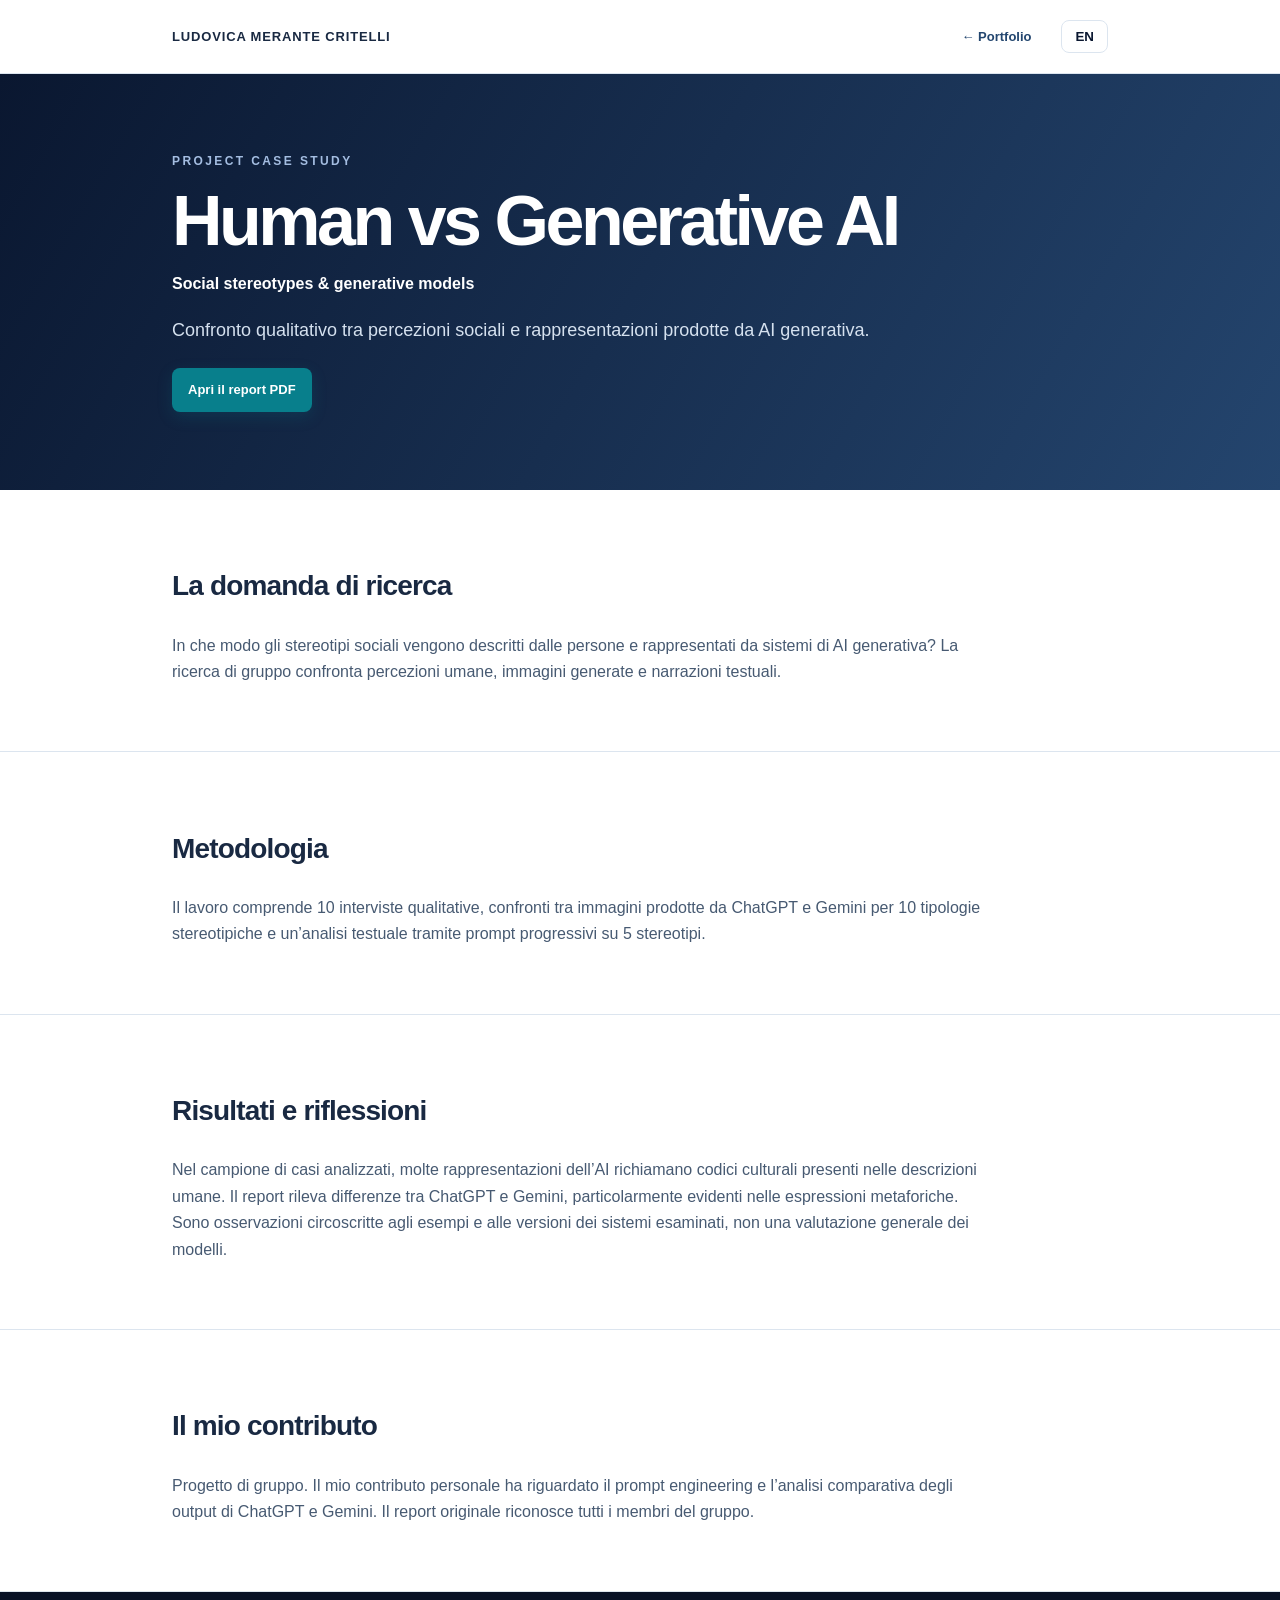
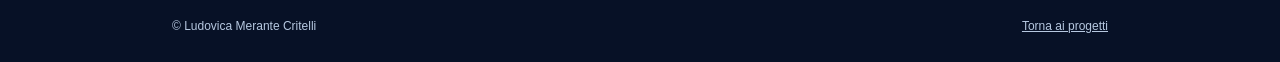
<file: projects/stereotypes/index.html>
<!DOCTYPE html>
<html lang="it"><head><meta charset="utf-8"/><meta content="width=device-width,initial-scale=1" name="viewport"/><title>Human vs Generative AI — Ludovica Merante Critelli</title><link href="../../style.css" rel="stylesheet"/></head><body><header><div class="nav case-nav"><a class="brand" href="../../index.html#projects">LUDOVICA MERANTE CRITELLI</a><a class="back-to-portfolio" data-en="← Portfolio" data-it="← Portfolio" href="../../index.html#projects">← Portfolio</a><button aria-label="Switch language" class="lang-toggle" id="language">EN</button></div></header><main><section class="case-hero"><div class="wrap"><div class="kicker">PROJECT CASE STUDY</div><h1>Human vs Generative AI</h1><strong>Social stereotypes &amp; generative models</strong><p data-en="A qualitative comparison of social perceptions and representations generated by AI." data-it="Confronto qualitativo tra percezioni sociali e rappresentazioni prodotte da AI generativa.">Confronto qualitativo tra percezioni sociali e rappresentazioni prodotte da AI generativa.</p><div class="case-actions"><a class="report-primary" data-en="Open PDF report" data-it="Apri il report PDF" href="../../documents/tipologie-stereotipiche.pdf" rel="noopener noreferrer" target="_blank">Apri il report PDF</a></div></div></section><section class="case-section"><div class="wrap"><h2 data-en="Research question" data-it="La domanda di ricerca">La domanda di ricerca</h2><p data-en="How do people describe social stereotypes, and how do generative AI systems represent them? This group study compares human perceptions, AI-generated images and textual narratives." data-it="In che modo gli stereotipi sociali vengono descritti dalle persone e rappresentati da sistemi di AI generativa? La ricerca di gruppo confronta percezioni umane, immagini generate e narrazioni testuali.">In che modo gli stereotipi sociali vengono descritti dalle persone e rappresentati da sistemi di AI generativa? La ricerca di gruppo confronta percezioni umane, immagini generate e narrazioni testuali.</p></div></section><section class="case-section"><div class="wrap"><h2 data-en="Methodology" data-it="Metodologia">Metodologia</h2><p data-en="The project includes 10 qualitative interviews, comparisons of ChatGPT- and Gemini-generated images across 10 stereotype categories, and step-by-step prompting to analyze textual narratives for 5 stereotypes." data-it="Il lavoro comprende 10 interviste qualitative, confronti tra immagini prodotte da ChatGPT e Gemini per 10 tipologie stereotipiche e un’analisi testuale tramite prompt progressivi su 5 stereotipi.">Il lavoro comprende 10 interviste qualitative, confronti tra immagini prodotte da ChatGPT e Gemini per 10 tipologie stereotipiche e un’analisi testuale tramite prompt progressivi su 5 stereotipi.</p></div></section><section class="case-section"><div class="wrap"><h2 data-en="Findings and reflections" data-it="Risultati e riflessioni">Risultati e riflessioni</h2><p data-en="Across the cases examined, many AI representations reflect cultural codes found in human descriptions. The report identifies differences between ChatGPT and Gemini, especially when interpreting metaphorical expressions. These are observations from the tested examples and model versions, not general claims about the systems." data-it="Nel campione di casi analizzati, molte rappresentazioni dell’AI richiamano codici culturali presenti nelle descrizioni umane. Il report rileva differenze tra ChatGPT e Gemini, particolarmente evidenti nelle espressioni metaforiche. Sono osservazioni circoscritte agli esempi e alle versioni dei sistemi esaminati, non una valutazione generale dei modelli.">Nel campione di casi analizzati, molte rappresentazioni dell’AI richiamano codici culturali presenti nelle descrizioni umane. Il report rileva differenze tra ChatGPT e Gemini, particolarmente evidenti nelle espressioni metaforiche. Sono osservazioni circoscritte agli esempi e alle versioni dei sistemi esaminati, non una valutazione generale dei modelli.</p></div></section><section class="case-section"><div class="wrap"><h2 data-en="My contribution" data-it="Il mio contributo">Il mio contributo</h2><p data-en="Group project. My individual contribution focused on prompt engineering and comparative analysis of ChatGPT and Gemini outputs. The original report credits all team members." data-it="Progetto di gruppo. Il mio contributo personale ha riguardato il prompt engineering e l’analisi comparativa degli output di ChatGPT e Gemini. Il report originale riconosce tutti i membri del gruppo.">Progetto di gruppo. Il mio contributo personale ha riguardato il prompt engineering e l’analisi comparativa degli output di ChatGPT e Gemini. Il report originale riconosce tutti i membri del gruppo.</p></div></section></main><footer><div class="wrap foot"><span>© Ludovica Merante Critelli</span><a data-en="Back to projects" data-it="Torna ai progetti" href="../../index.html#projects">Torna ai progetti</a></div></footer><script>let lang='it';document.getElementById('language').onclick=()=>{lang=lang==='it'?'en':'it';document.documentElement.lang=lang;document.querySelectorAll('[data-it][data-en]').forEach(e=>e.textContent=e.getAttribute('data-'+lang));document.getElementById('language').textContent=lang==='it'?'EN':'IT';};</script></body></html>
</file>
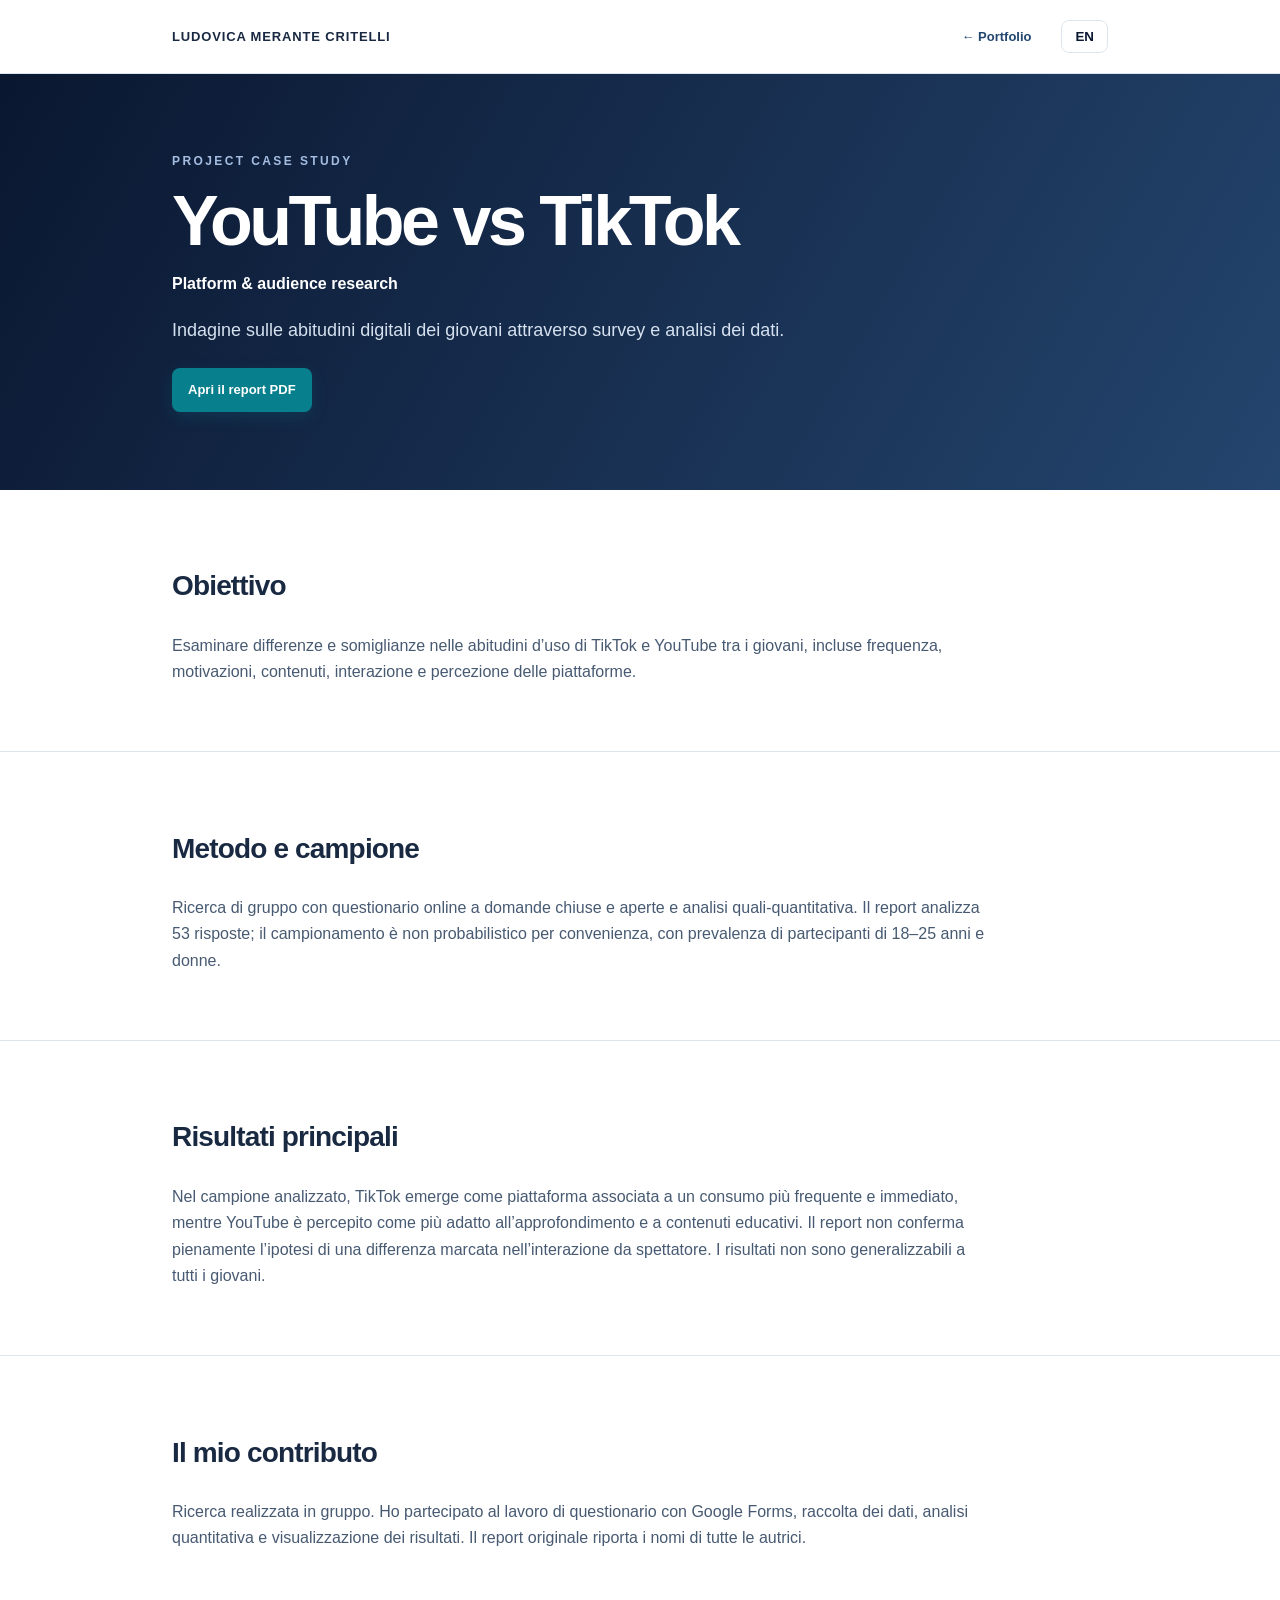
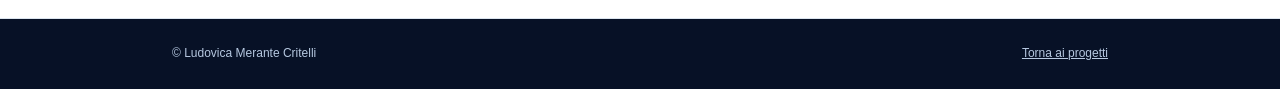
<file: projects/tiktok-youtube/index.html>
<!DOCTYPE html>
<html lang="it"><head><meta charset="utf-8"/><meta content="width=device-width,initial-scale=1" name="viewport"/><title>YouTube vs TikTok — Ludovica Merante Critelli</title><link href="../../style.css" rel="stylesheet"/></head><body><header><div class="nav case-nav"><a class="brand" href="../../index.html#projects">LUDOVICA MERANTE CRITELLI</a><a class="back-to-portfolio" data-en="← Portfolio" data-it="← Portfolio" href="../../index.html#projects">← Portfolio</a><button aria-label="Switch language" class="lang-toggle" id="language">EN</button></div></header><main><section class="case-hero"><div class="wrap"><div class="kicker">PROJECT CASE STUDY</div><h1>YouTube vs TikTok</h1><strong>Platform &amp; audience research</strong><p data-en="Research into young people’s digital habits through surveys and data analysis." data-it="Indagine sulle abitudini digitali dei giovani attraverso survey e analisi dei dati.">Indagine sulle abitudini digitali dei giovani attraverso survey e analisi dei dati.</p><div class="case-actions"><a class="report-primary" data-en="Open PDF report" data-it="Apri il report PDF" href="../../documents/tiktok-youtube-report.pdf" rel="noopener noreferrer" target="_blank">Apri il report PDF</a></div></div></section><section class="case-section"><div class="wrap"><h2 data-en="Research objective" data-it="Obiettivo">Obiettivo</h2><p data-en="Explore differences and similarities in young people’s use of TikTok and YouTube, including frequency, motivations, content, interactions and perceptions." data-it="Esaminare differenze e somiglianze nelle abitudini d’uso di TikTok e YouTube tra i giovani, incluse frequenza, motivazioni, contenuti, interazione e percezione delle piattaforme.">Esaminare differenze e somiglianze nelle abitudini d’uso di TikTok e YouTube tra i giovani, incluse frequenza, motivazioni, contenuti, interazione e percezione delle piattaforme.</p></div></section><section class="case-section"><div class="wrap"><h2 data-en="Method and sample" data-it="Metodo e campione">Metodo e campione</h2><p data-en="Group research based on an online questionnaire with closed and open questions and mixed quantitative–qualitative analysis. The report examines 53 responses from a non-probability convenience sample, predominantly women aged 18–25." data-it="Ricerca di gruppo con questionario online a domande chiuse e aperte e analisi quali-quantitativa. Il report analizza 53 risposte; il campionamento è non probabilistico per convenienza, con prevalenza di partecipanti di 18–25 anni e donne.">Ricerca di gruppo con questionario online a domande chiuse e aperte e analisi quali-quantitativa. Il report analizza 53 risposte; il campionamento è non probabilistico per convenienza, con prevalenza di partecipanti di 18–25 anni e donne.</p></div></section><section class="case-section"><div class="wrap"><h2 data-en="Key findings" data-it="Risultati principali">Risultati principali</h2><p data-en="Within the sample, TikTok is associated with more frequent, immediate consumption, while YouTube is perceived as better suited to in-depth and educational content. The report does not fully confirm a strong difference in viewer interaction. Findings cannot be generalized to all young people." data-it="Nel campione analizzato, TikTok emerge come piattaforma associata a un consumo più frequente e immediato, mentre YouTube è percepito come più adatto all’approfondimento e a contenuti educativi. Il report non conferma pienamente l’ipotesi di una differenza marcata nell’interazione da spettatore. I risultati non sono generalizzabili a tutti i giovani.">Nel campione analizzato, TikTok emerge come piattaforma associata a un consumo più frequente e immediato, mentre YouTube è percepito come più adatto all’approfondimento e a contenuti educativi. Il report non conferma pienamente l’ipotesi di una differenza marcata nell’interazione da spettatore. I risultati non sono generalizzabili a tutti i giovani.</p></div></section><section class="case-section"><div class="wrap"><h2 data-en="My contribution" data-it="Il mio contributo">Il mio contributo</h2><p data-en="Group research. I contributed to the Google Forms questionnaire work, data collection, quantitative analysis and visualization of results. The original report credits all authors." data-it="Ricerca realizzata in gruppo. Ho partecipato al lavoro di questionario con Google Forms, raccolta dei dati, analisi quantitativa e visualizzazione dei risultati. Il report originale riporta i nomi di tutte le autrici.">Ricerca realizzata in gruppo. Ho partecipato al lavoro di questionario con Google Forms, raccolta dei dati, analisi quantitativa e visualizzazione dei risultati. Il report originale riporta i nomi di tutte le autrici.</p></div></section></main><footer><div class="wrap foot"><span>© Ludovica Merante Critelli</span><a data-en="Back to projects" data-it="Torna ai progetti" href="../../index.html#projects">Torna ai progetti</a></div></footer><script>let lang='it';document.getElementById('language').onclick=()=>{lang=lang==='it'?'en':'it';document.documentElement.lang=lang;document.querySelectorAll('[data-it][data-en]').forEach(e=>e.textContent=e.getAttribute('data-'+lang));document.getElementById('language').textContent=lang==='it'?'EN':'IT';};</script></body></html>
</file>
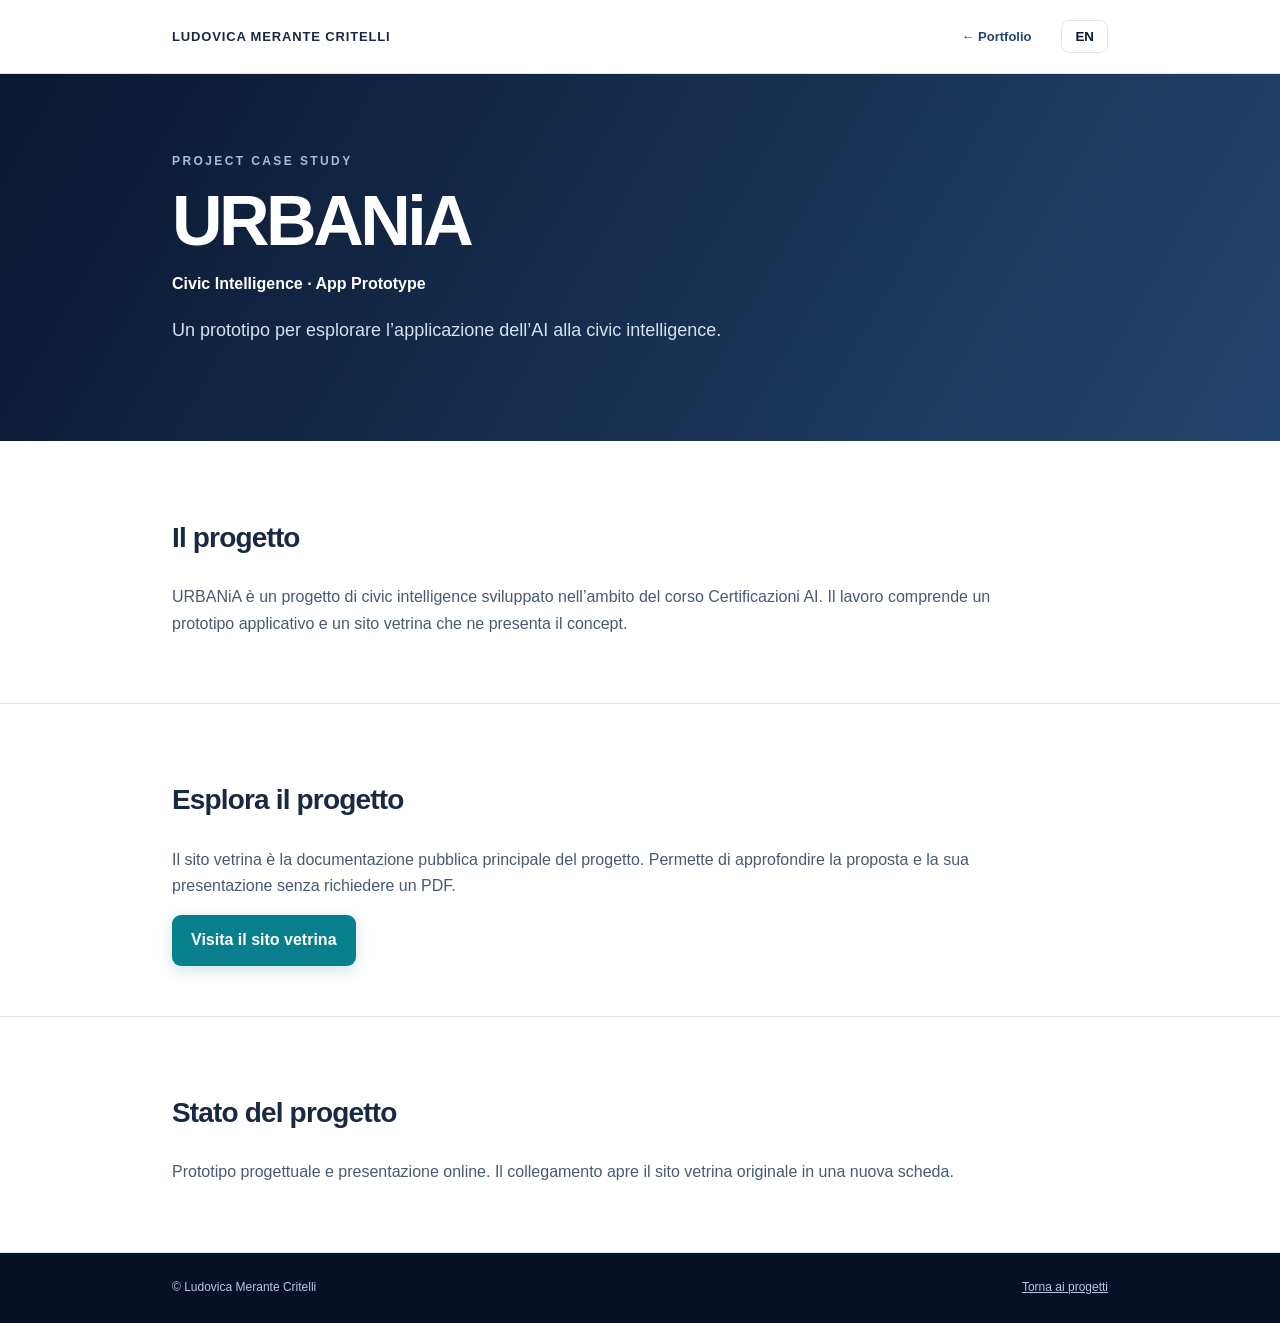
<file: projects/urbania/index.html>
<!DOCTYPE html>

<html lang="it"><head><meta charset="utf-8"/><meta content="width=device-width,initial-scale=1" name="viewport"/><title>URBANiA — Ludovica Merante Critelli</title><link href="../../style.css" rel="stylesheet"/></head><body><header><div class="nav case-nav"><a class="brand" href="../../index.html#projects">LUDOVICA MERANTE CRITELLI</a><a class="back-to-portfolio" data-en="← Portfolio" data-it="← Portfolio" href="../../index.html#projects">← Portfolio</a><button aria-label="Switch language" class="lang-toggle" id="language">EN</button></div></header><main><section class="case-hero"><div class="wrap"><div class="kicker">PROJECT CASE STUDY</div><h1>URBANiA</h1><strong>Civic Intelligence · App Prototype</strong><p data-en="A prototype exploring AI applications in civic intelligence." data-it="Un prototipo per esplorare l’applicazione dell’AI alla civic intelligence.">Un prototipo per esplorare l’applicazione dell’AI alla civic intelligence.</p></div></section><section class="case-section"><div class="wrap"><h2 data-en="The project" data-it="Il progetto">Il progetto</h2><p data-en="URBANiA is a civic intelligence project developed during the AI Certifications course. The work includes an application prototype and a showcase website presenting its concept." data-it="URBANiA è un progetto di civic intelligence sviluppato nell’ambito del corso Certificazioni AI. Il lavoro comprende un prototipo applicativo e un sito vetrina che ne presenta il concept.">URBANiA è un progetto di civic intelligence sviluppato nell’ambito del corso Certificazioni AI. Il lavoro comprende un prototipo applicativo e un sito vetrina che ne presenta il concept.</p></div></section><section class="case-section"><div class="wrap"><h2 data-en="Explore the project" data-it="Esplora il progetto">Esplora il progetto</h2><p data-en="The showcase website is the project’s main public-facing documentation. It presents the proposal without requiring a PDF." data-it="Il sito vetrina è la documentazione pubblica principale del progetto. Permette di approfondire la proposta e la sua presentazione senza richiedere un PDF.">Il sito vetrina è la documentazione pubblica principale del progetto. Permette di approfondire la proposta e la sua presentazione senza richiedere un PDF.</p><a class="showcase-link" data-en="Visit showcase website" data-it="Visita il sito vetrina" href="https://collivignarellioffice-byte.github.io/urbania-civic-app/presentation/" rel="noopener noreferrer" target="_blank">Visita il sito vetrina</a></div></section><section class="case-section"><div class="wrap"><h2 data-en="Project status" data-it="Stato del progetto">Stato del progetto</h2><p data-en="Project prototype and online showcase. The link opens the original showcase website in a new tab." data-it="Prototipo progettuale e presentazione online. Il collegamento apre il sito vetrina originale in una nuova scheda.">Prototipo progettuale e presentazione online. Il collegamento apre il sito vetrina originale in una nuova scheda.</p></div></section></main><footer><div class="wrap foot"><span>© Ludovica Merante Critelli</span><a data-en="Back to projects" data-it="Torna ai progetti" href="../../index.html#projects">Torna ai progetti</a></div></footer><script>let lang='it';document.getElementById('language').onclick=()=>{lang=lang==='it'?'en':'it';document.documentElement.lang=lang;document.querySelectorAll('[data-it][data-en]').forEach(e=>e.textContent=e.getAttribute('data-'+lang));document.getElementById('language').textContent=lang==='it'?'EN':'IT';};</script></body></html>
</file>
<file: style.css>
:root{--navy:#0a1730;--ink:#192942;--muted:#617187;--line:#dce5ef;--paper:#f6f8fb;--blue:#426eaa}*{box-sizing:border-box}html{scroll-behavior:smooth}body{margin:0;font:16px/1.65 Inter,Arial,sans-serif;color:var(--ink)}a{color:inherit}header{position:sticky;top:0;z-index:20;background:#ffffffef;backdrop-filter:blur(15px);border-bottom:1px solid var(--line)}.nav,.wrap{max-width:1130px;margin:auto;padding:0 27px}.nav{display:flex;justify-content:space-between;align-items:center;min-height:73px;gap:16px}.brand{text-decoration:none;font-weight:800;font-size:12px;letter-spacing:.065em}.links{display:flex;align-items:center;gap:24px}.links a{font-size:13px;text-decoration:none}.switch{background:#fff;border:1px solid var(--line);padding:7px 11px;border-radius:8px;cursor:pointer;font-weight:800;color:var(--navy)}.hero{background:linear-gradient(125deg,#09152b,#1b355a);color:white;padding:105px 0 100px}.kicker{font-size:12px;text-transform:uppercase;letter-spacing:.2em;font-weight:800;color:#a4bde1}.hero h1{font-size:clamp(44px,7vw,88px);letter-spacing:-.065em;line-height:1.06;margin:19px 0 18px;max-width:960px}.hero p{max-width:750px;color:#d7e0ed;font-size:19px}.cta{display:inline-block;margin:24px 12px 0 0;padding:12px 21px;border-radius:8px;background:#fff;color:#0b1a35;font-size:13px;font-weight:800;text-decoration:none}.cta.secondary{background:transparent;color:#fff;border:1px solid #91a5c2}.section{padding:86px 0;border-bottom:1px solid var(--line)}.section.alt{background:var(--paper)}.eyebrow{color:var(--blue);font-size:12px;font-weight:800;letter-spacing:.16em;text-transform:uppercase}.section h2{font-size:clamp(31px,4vw,48px);letter-spacing:-.045em;line-height:1.16;margin:14px 0 21px}.lead{max-width:850px;font-size:18px;color:#3e5169}.projectgrid{display:grid;grid-template-columns:repeat(2,minmax(0,1fr));gap:20px;margin-top:35px}.project{border:1px solid var(--line);border-radius:15px;background:#fff;overflow:hidden;display:flex;flex-direction:column}.project.visual{grid-column:span 2;display:grid;grid-template-columns:1.08fr 1fr}.thumb{height:220px;background:linear-gradient(135deg,#102446,#274b7c);display:flex;align-items:center;justify-content:center;color:#c2d7f5;font-weight:800;font-size:42px;letter-spacing:-.05em}.visual .thumb{height:100%;min-height:290px;background:#09152b}.thumb img{width:100%;height:100%;object-fit:contain}.projectcontent{padding:28px;display:flex;flex-direction:column;flex:1}.meta{font-size:11px;font-weight:800;letter-spacing:.1em;text-transform:uppercase;color:var(--blue)}.project h3{font-size:24px;letter-spacing:-.035em;line-height:1.2;margin:12px 0}.project p{font-size:14px;color:#52637a;margin:0 0 20px}.project a{margin-top:auto;font-size:13px;font-weight:800;text-decoration:none;color:#24538c}.tags{display:flex;gap:7px;flex-wrap:wrap;margin:0 0 20px}.tag{border:1px solid var(--line);border-radius:20px;padding:4px 9px;font-size:11px;color:#51647b}.columns{display:grid;grid-template-columns:1fr 1fr;gap:55px}.columns h3{font-size:20px}.columns p{color:#52637a}.skillgrid{display:grid;grid-template-columns:repeat(3,1fr);gap:15px;margin-top:28px}.skill{border:1px solid var(--line);background:white;border-radius:12px;padding:23px}.skill h3{font-size:16px;margin:0 0 10px}.skill p{font-size:13px;color:#53647a;margin:0}.contact{background:#0a1730;color:white}.contact .lead{color:#d2ddeb}.contact a{color:white}footer{background:#071126;color:#b6c8e0;padding:25px 0;font-size:12px}.foot{display:flex;justify-content:space-between;gap:20px;flex-wrap:wrap}@media(max-width:750px){.links{gap:11px}.links a{display:none}.hero{padding:75px 0}.section{padding:60px 0}.projectgrid,.project.visual,.columns,.skillgrid{display:grid;grid-template-columns:1fr}.project.visual{grid-column:span 1}.visual .thumb{height:230px;min-height:0}.project h3{font-size:21px}}

.projectcontent>a+a{margin-top:9px}.thumb img{object-fit:cover}.project.visual .thumb{min-height:290px}.project.visual .thumb img{object-fit:contain}.case-hero{background:linear-gradient(120deg,#0a1730,#24456e);color:white;padding:78px 0}.case-hero h1{font-size:clamp(36px,6vw,70px);line-height:1.08;letter-spacing:-.05em;margin:12px 0}.case-hero p{max-width:760px;color:#d5e1ef;font-size:18px}.case-section{padding:50px 0;border-bottom:1px solid var(--line)}.case-section h2{font-size:28px;letter-spacing:-.03em}.case-section p,.case-section li{max-width:820px;color:#475a72}.case-section li{margin:9px 0}.case-actions{display:flex;gap:12px;flex-wrap:wrap;margin-top:23px}.case-actions a{background:#fff;color:#0a1730;padding:11px 16px;border-radius:8px;text-decoration:none;font-weight:700;font-size:13px}.case-actions a.outline{background:transparent;color:white;border:1px solid #93a9c6}.case-note{background:#f3f7fc;border-left:3px solid #426eaa;padding:17px 20px;border-radius:5px}.case-preview{max-width:400px;width:100%;border-radius:10px;border:1px solid var(--line)}.lang-toggle{background:white;color:#0a1730;border:1px solid #dce5ef;border-radius:8px;padding:8px 13px;font-weight:800;cursor:pointer}.case-nav{display:flex;justify-content:space-between;align-items:center;gap:16px}.case-nav a{text-decoration:none;font-size:13px;font-weight:700}@media(max-width:750px){.case-hero{padding:58px 0}}

/* Indice cliccabile della homepage */
.section-index{display:flex;flex-wrap:wrap;gap:10px;margin-top:35px;max-width:900px}.section-index a{border:1px solid #8299ba;background:#ffffff0d;border-radius:9px;padding:10px 15px;text-decoration:none;color:#f3f7ff;font-size:13px;font-weight:650;transition:background .2s}.section-index a:hover,.section-index a:focus-visible{background:#ffffff26;outline-offset:3px}
@media(max-width:600px){.section-index{display:grid;grid-template-columns:1fr 1fr}.section-index a{font-size:12px;padding:10px}}

/* Link esterno URBANiA, in evidenza */
.showcase-link { display:inline-flex; align-items:center; background:#087f8c; color:#fff !important; padding:12px 19px; border-radius:9px; font-weight:700; text-decoration:none; box-shadow:0 5px 16px rgba(8,127,140,.20); transition:background .2s,transform .2s; }
.showcase-link:hover,.showcase-link:focus-visible {background:#075c68;transform:translateY(-1px);}

/* Revisione 3 */
.project.visual .thumb img{object-fit:cover;width:100%;height:100%;object-position:center}
.case-nav .back-to-portfolio{margin-left:auto;margin-right:14px;color:#23466f;font-weight:750;text-decoration:none}
.case-nav .back-to-portfolio:hover{text-decoration:underline}
.case-actions a.report-primary{background:#087f8c;color:#fff;box-shadow:0 5px 16px rgba(8,127,140,.20)}
.case-actions a.report-primary:hover{background:#075c68}

/* Revisione 4: navigazione laterale */




#projects,#about,#skills,#contact{scroll-margin-top:90px}
.narrative-skills{grid-template-columns:repeat(2,minmax(0,1fr));gap:20px}
.narrative-skills .skill{padding:27px;border-radius:12px;border:1px solid var(--line)}
.narrative-skills .skill h3{font-size:19px;margin-bottom:13px}
.narrative-skills .skill p{font-size:15px;line-height:1.8}
.contact-grid{display:grid;grid-template-columns:1fr 1fr;gap:20px;max-width:740px;margin-top:32px}
.contact-option{border:1px solid #ffffff42;border-radius:14px;padding:28px 20px;display:flex;flex-direction:column;align-items:center;text-align:center;gap:10px}
.contact-option svg{width:48px;height:48px;color:#fff;margin-bottom:4px}
.contact-option strong{font-size:16px}
.contact-option a{font-size:13px;color:#91e6eb;text-underline-offset:4px}
.contact-hint{color:#b4c4d8;font-size:12px;max-width:740px;margin-top:17px}
@media(min-width:1180px) and (max-width:1510px){.wrap,.nav{max-width:990px}}
@media(max-width:1179px){#projects,#about,#skills,#contact{scroll-margin-top:130px}}
@media(max-width:700px){.narrative-skills,.contact-grid{grid-template-columns:1fr}.contact-option{padding:24px}}
</file>
